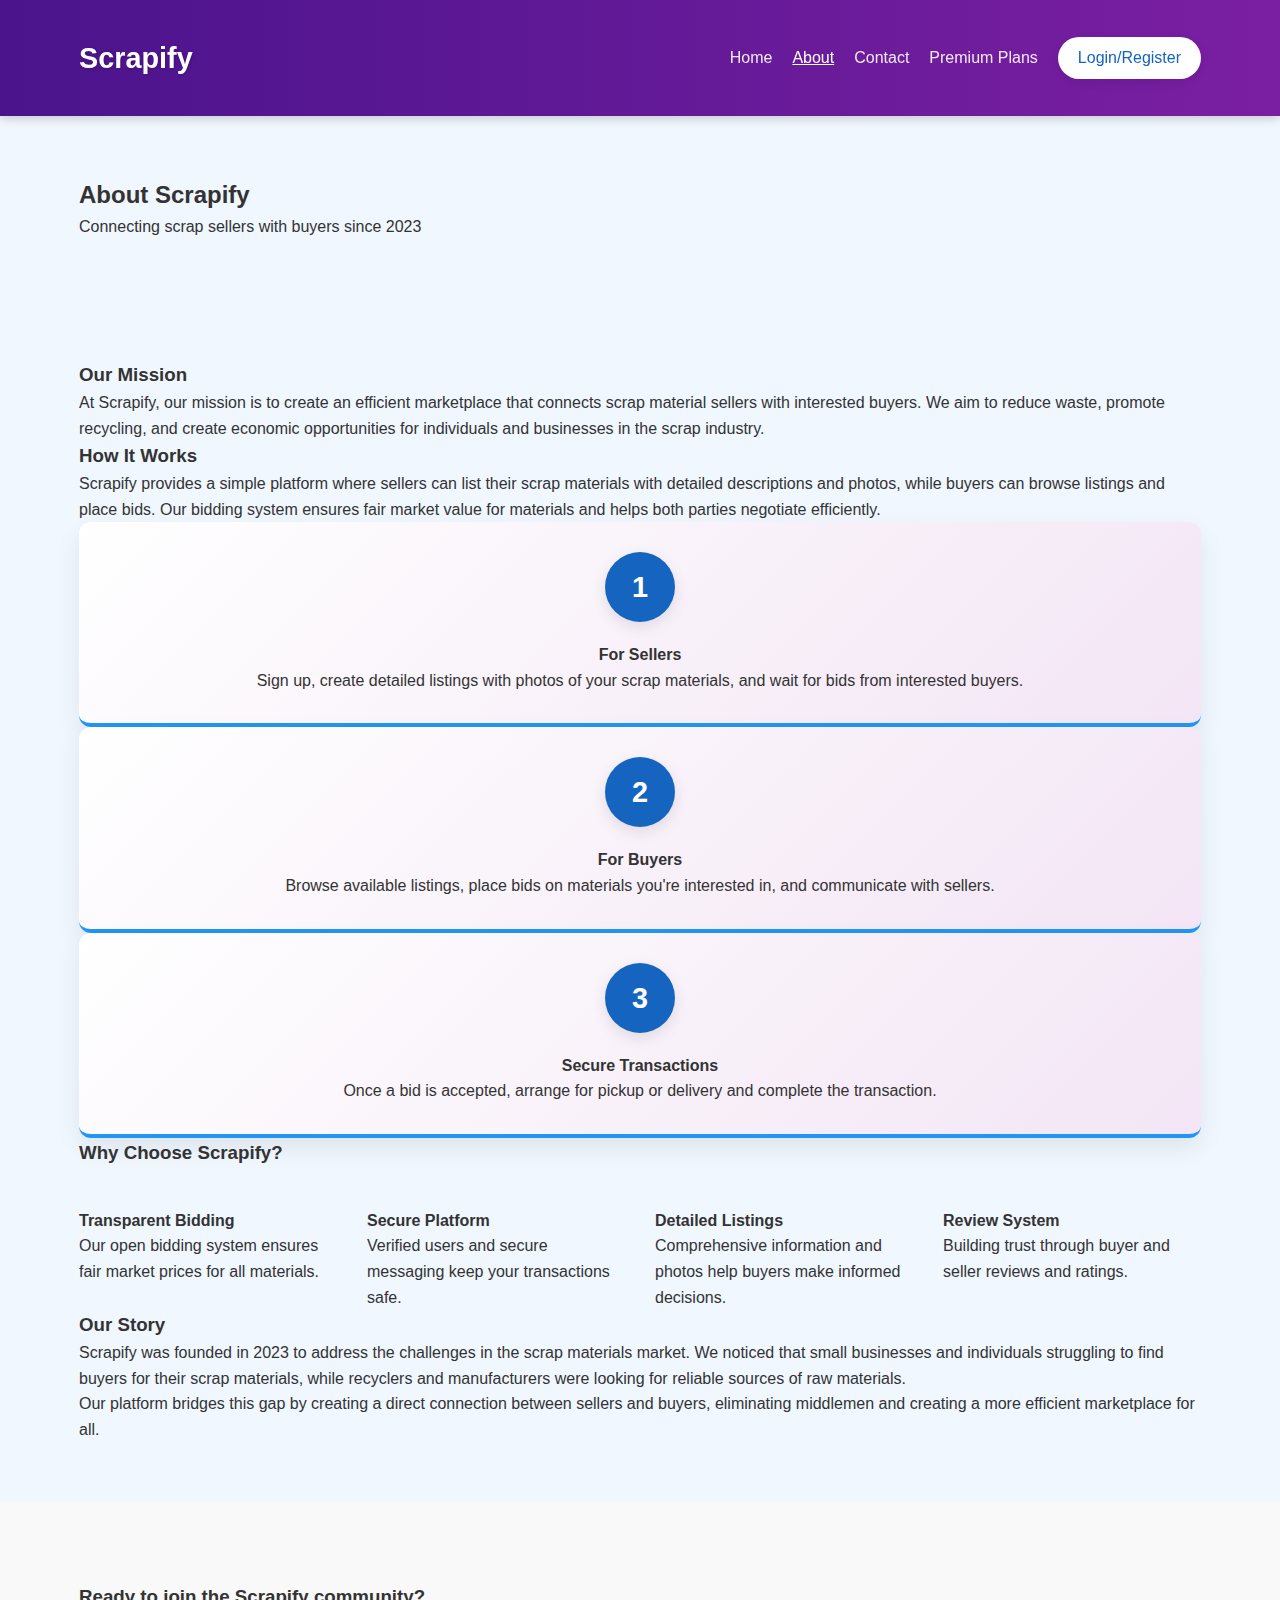
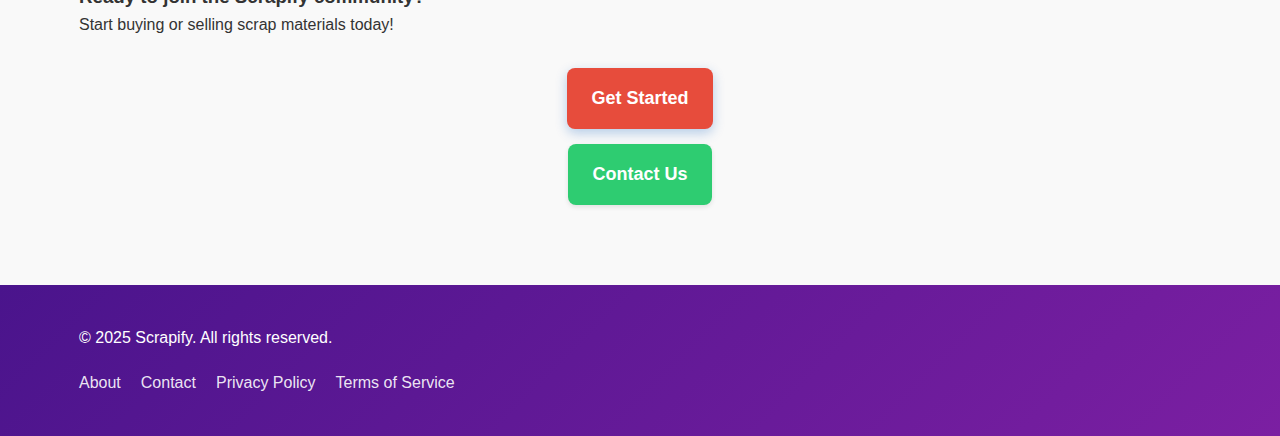
<file: about.html>
<!DOCTYPE html>
<html lang="en">
<head>
    <meta charset="UTF-8">
    <meta name="viewport" content="width=device-width, initial-scale=1.0">
    <title>About Us - Scrapify</title>
    <link rel="stylesheet" href="css/style.css">
</head>
<body>
    <header>
        <div class="container">
            <div class="logo">
                <h1><a href="index.html">Scrapify</a></h1>
            </div>
            <nav>
                <ul>
                    <li><a href="index.html">Home</a></li>
                    <li><a href="about.html" class="active">About</a></li>
                    <li><a href="contact.html">Contact</a></li>
                    <li><a href="plans.html">Premium Plans</a></li>
                    <li><a href="login.html" class="btn-login">Login/Register</a></li>
                </ul>
            </nav>
        </div>
    </header>

    <section class="about-hero">
        <div class="container">
            <h2>About Scrapify</h2>
            <p>Connecting scrap sellers with buyers since 2023</p>
        </div>
    </section>

    <section class="about-content">
        <div class="container">
            <div class="about-section">
                <h3>Our Mission</h3>
                <p>At Scrapify, our mission is to create an efficient marketplace that connects scrap material sellers with interested buyers. We aim to reduce waste, promote recycling, and create economic opportunities for individuals and businesses in the scrap industry.</p>
            </div>

            <div class="about-section">
                <h3>How It Works</h3>
                <p>Scrapify provides a simple platform where sellers can list their scrap materials with detailed descriptions and photos, while buyers can browse listings and place bids. Our bidding system ensures fair market value for materials and helps both parties negotiate efficiently.</p>
                
                <div class="how-it-works-steps">
                    <div class="step">
                        <div class="step-icon">1</div>
                        <h4>For Sellers</h4>
                        <p>Sign up, create detailed listings with photos of your scrap materials, and wait for bids from interested buyers.</p>
                    </div>
                    <div class="step">
                        <div class="step-icon">2</div>
                        <h4>For Buyers</h4>
                        <p>Browse available listings, place bids on materials you're interested in, and communicate with sellers.</p>
                    </div>
                    <div class="step">
                        <div class="step-icon">3</div>
                        <h4>Secure Transactions</h4>
                        <p>Once a bid is accepted, arrange for pickup or delivery and complete the transaction.</p>
                    </div>
                </div>
            </div>

            <div class="about-section">
                <h3>Why Choose Scrapify?</h3>
                <div class="features-grid">
                    <div class="feature">
                        <h4>Transparent Bidding</h4>
                        <p>Our open bidding system ensures fair market prices for all materials.</p>
                    </div>
                    <div class="feature">
                        <h4>Secure Platform</h4>
                        <p>Verified users and secure messaging keep your transactions safe.</p>
                    </div>
                    <div class="feature">
                        <h4>Detailed Listings</h4>
                        <p>Comprehensive information and photos help buyers make informed decisions.</p>
                    </div>
                    <div class="feature">
                        <h4>Review System</h4>
                        <p>Building trust through buyer and seller reviews and ratings.</p>
                    </div>
                </div>
            </div>

            <div class="about-section">
                <h3>Our Story</h3>
                <p>Scrapify was founded in 2023 to address the challenges in the scrap materials market. We noticed that small businesses and individuals struggling to find buyers for their scrap materials, while recyclers and manufacturers were looking for reliable sources of raw materials.</p>
                <p>Our platform bridges this gap by creating a direct connection between sellers and buyers, eliminating middlemen and creating a more efficient marketplace for all.</p>
            </div>
        </div>
    </section>

    <section class="cta-section">
        <div class="container">
            <h3>Ready to join the Scrapify community?</h3>
            <p>Start buying or selling scrap materials today!</p>
            <div class="cta-buttons">
                <a href="login.html" class="btn btn-primary">Get Started</a>
                <a href="contact.html" class="btn btn-secondary">Contact Us</a>
            </div>
        </div>
    </section>

    <footer>
        <div class="container">
            <p>&copy; 2025 Scrapify. All rights reserved.</p>
            <div class="footer-links">
                <a href="about.html">About</a>
                <a href="contact.html">Contact</a>
                <a href="#">Privacy Policy</a>
                <a href="#">Terms of Service</a>
            </div>
        </div>
    </footer>
</body>
</html>
</file>
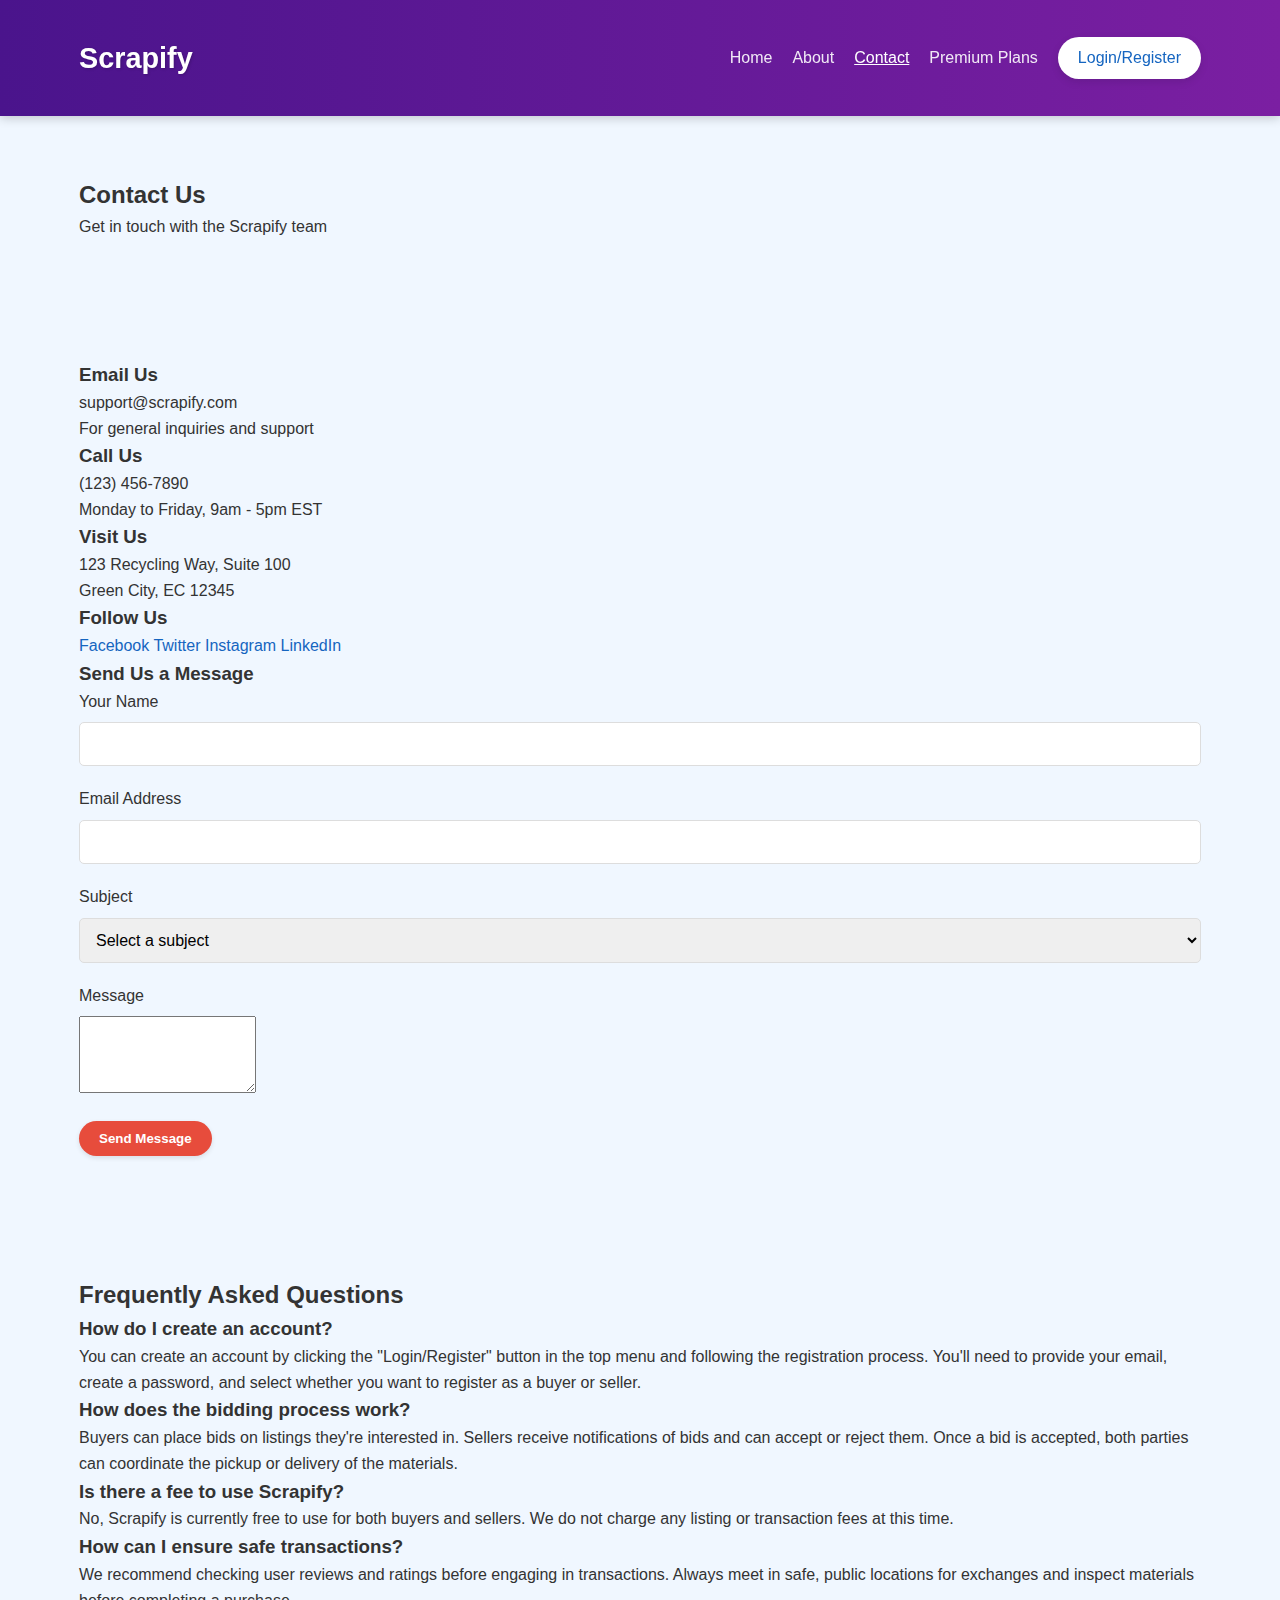
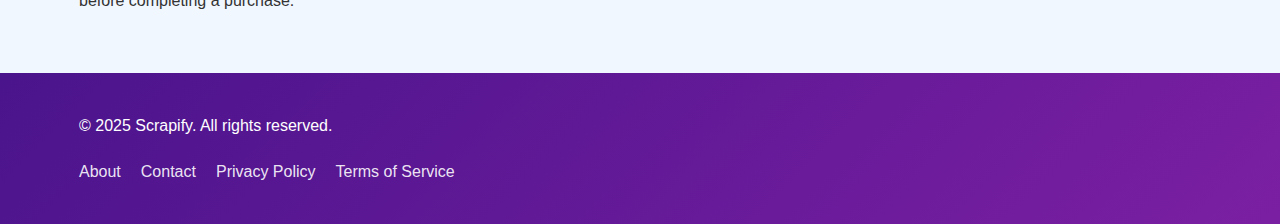
<file: contact.html>
<!DOCTYPE html>
<html lang="en">
<head>
    <meta charset="UTF-8">
    <meta name="viewport" content="width=device-width, initial-scale=1.0">
    <title>Contact Us - Scrapify</title>
    <link rel="stylesheet" href="css/style.css">
</head>
<body>
    <header>
        <div class="container">
            <div class="logo">
                <h1><a href="index.html">Scrapify</a></h1>
            </div>
            <nav>
                <ul>
                    <li><a href="index.html">Home</a></li>
                    <li><a href="about.html">About</a></li>
                    <li><a href="contact.html" class="active">Contact</a></li>
                    <li><a href="plans.html">Premium Plans</a></li>
                    <li><a href="login.html" class="btn-login">Login/Register</a></li>
                </ul>
            </nav>
        </div>
    </header>

    <section class="contact-hero">
        <div class="container">
            <h2>Contact Us</h2>
            <p>Get in touch with the Scrapify team</p>
        </div>
    </section>

    <section class="contact-content">
        <div class="container">
            <div class="contact-container">
                <div class="contact-info">
                    <div class="contact-methods">
                        <div class="contact-method">
                            <h3>Email Us</h3>
                            <p>support@scrapify.com</p>
                            <p>For general inquiries and support</p>
                        </div>
                        <div class="contact-method">
                            <h3>Call Us</h3>
                            <p>(123) 456-7890</p>
                            <p>Monday to Friday, 9am - 5pm EST</p>
                        </div>
                        <div class="contact-method">
                            <h3>Visit Us</h3>
                            <p>123 Recycling Way, Suite 100</p>
                            <p>Green City, EC 12345</p>
                        </div>
                    </div>
                    
                    <div class="contact-social">
                        <h3>Follow Us</h3>
                        <div class="social-links">
                            <a href="#" class="social-link">Facebook</a>
                            <a href="#" class="social-link">Twitter</a>
                            <a href="#" class="social-link">Instagram</a>
                            <a href="#" class="social-link">LinkedIn</a>
                        </div>
                    </div>
                </div>
                
                <div class="contact-form-container">
                    <h3>Send Us a Message</h3>
                    <form id="contact-form">
                        <div class="form-group">
                            <label for="contact-name">Your Name</label>
                            <input type="text" id="contact-name" required>
                        </div>
                        <div class="form-group">
                            <label for="contact-email">Email Address</label>
                            <input type="email" id="contact-email" required>
                        </div>
                        <div class="form-group">
                            <label for="contact-subject">Subject</label>
                            <select id="contact-subject" required>
                                <option value="">Select a subject</option>
                                <option value="general">General Inquiry</option>
                                <option value="support">Technical Support</option>
                                <option value="business">Business Partnership</option>
                                <option value="feedback">Feedback</option>
                                <option value="other">Other</option>
                            </select>
                        </div>
                        <div class="form-group">
                            <label for="contact-message">Message</label>
                            <textarea id="contact-message" rows="5" required></textarea>
                        </div>
                        <button type="submit" class="btn btn-primary">Send Message</button>
                    </form>
                </div>
            </div>
        </div>
    </section>

    <section class="faq-section">
        <div class="container">
            <h2>Frequently Asked Questions</h2>
            <div class="faq-list">
                <div class="faq-item">
                    <h3>How do I create an account?</h3>
                    <p>You can create an account by clicking the "Login/Register" button in the top menu and following the registration process. You'll need to provide your email, create a password, and select whether you want to register as a buyer or seller.</p>
                </div>
                <div class="faq-item">
                    <h3>How does the bidding process work?</h3>
                    <p>Buyers can place bids on listings they're interested in. Sellers receive notifications of bids and can accept or reject them. Once a bid is accepted, both parties can coordinate the pickup or delivery of the materials.</p>
                </div>
                <div class="faq-item">
                    <h3>Is there a fee to use Scrapify?</h3>
                    <p>No, Scrapify is currently free to use for both buyers and sellers. We do not charge any listing or transaction fees at this time.</p>
                </div>
                <div class="faq-item">
                    <h3>How can I ensure safe transactions?</h3>
                    <p>We recommend checking user reviews and ratings before engaging in transactions. Always meet in safe, public locations for exchanges and inspect materials before completing a purchase.</p>
                </div>
            </div>
        </div>
    </section>

    <footer>
        <div class="container">
            <p>&copy; 2025 Scrapify. All rights reserved.</p>
            <div class="footer-links">
                <a href="about.html">About</a>
                <a href="contact.html">Contact</a>
                <a href="#">Privacy Policy</a>
                <a href="#">Terms of Service</a>
            </div>
        </div>
    </footer>

    <script>
        document.addEventListener('DOMContentLoaded', () => {
            const contactForm = document.getElementById('contact-form');
            
            if (contactForm) {
                contactForm.addEventListener('submit', (e) => {
                    e.preventDefault();
                    
                    // In a real app, this would send the form data to a server
                    // For demo purposes, just show a success message
                    alert('Thank you for your message! We will get back to you soon.');
                    contactForm.reset();
                });
            }
        });
    </script>
</body>
</html>
</file>
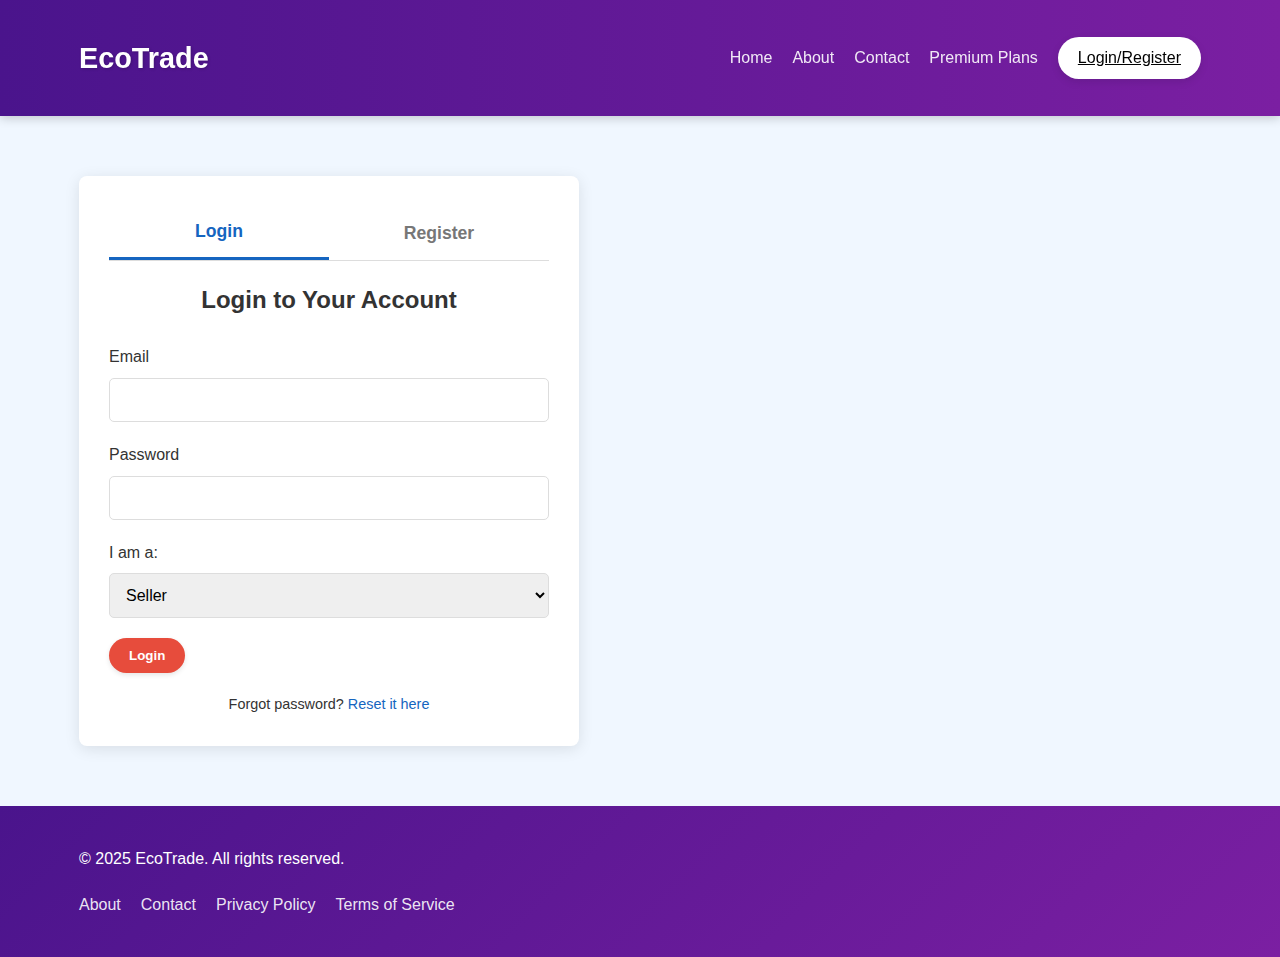
<file: login.html>
<!DOCTYPE html>
<html lang="en">
<head>
    <meta charset="UTF-8">
    <meta name="viewport" content="width=device-width, initial-scale=1.0">
    <title>Login/Register - EcoTrade</title>
    <link rel="stylesheet" href="css/style.css">
</head>
<body>
    <header>
        <div class="container">
            <div class="logo">
                <h1><a href="index.html">EcoTrade</a></h1>
            </div>
            <nav>
                <ul>
                    <li><a href="index.html">Home</a></li>
                    <li><a href="about.html">About</a></li>
                    <li><a href="contact.html">Contact</a></li>
                    <li><a href="plans.html">Premium Plans</a></li>
                    <li><a href="login.html" class="active btn-login">Login/Register</a></li>
                </ul>
            </nav>
        </div>
    </header>

    <section class="auth-section">
        <div class="container">
            <div class="auth-container">
                <div class="tabs">
                    <button class="tab-btn active" id="login-tab">Login</button>
                    <button class="tab-btn" id="register-tab">Register</button>
                </div>
                
                <div class="tab-content">
                    <!-- Login Form -->
                    <div class="login-form active" id="login-form">
                        <h2>Login to Your Account</h2>
                        <form id="login">
                            <div class="form-group">
                                <label for="login-email">Email</label>
                                <input type="email" id="login-email" required>
                            </div>
                            <div class="form-group">
                                <label for="login-password">Password</label>
                                <input type="password" id="login-password" required>
                            </div>
                            <div class="form-group">
                                <label for="login-role">I am a:</label>
                                <select id="login-role" required>
                                    <option value="seller">Seller</option>
                                    <option value="buyer">Buyer</option>
                                </select>
                            </div>
                            <button type="submit" class="btn btn-primary">Login</button>
                        </form>
                        <p class="auth-link">Forgot password? <a href="#">Reset it here</a></p>
                    </div>
                    
                    <!-- Register Form -->
                    <div class="register-form" id="register-form">
                        <h2>Create New Account</h2>
                        <form id="register">
                            <div class="form-group">
                                <label for="register-name">Full Name</label>
                                <input type="text" id="register-name" required>
                            </div>
                            <div class="form-group">
                                <label for="register-email">Email</label>
                                <input type="email" id="register-email" required>
                            </div>
                            <div class="form-group">
                                <label for="register-password">Password</label>
                                <input type="password" id="register-password" required>
                            </div>
                            <div class="form-group">
                                <label for="register-confirm">Confirm Password</label>
                                <input type="password" id="register-confirm" required>
                            </div>
                            <div class="form-group">
                                <label for="register-role">I want to register as:</label>
                                <select id="register-role" required>
                                    <option value="seller">Seller</option>
                                    <option value="buyer">Buyer</option>
                                </select>
                            </div>
                            <div class="form-group">
                                <label>
                                    <input type="checkbox" required>
                                    I agree to the <a href="#">Terms and Conditions</a>
                                </label>
                            </div>
                            <button type="submit" class="btn btn-primary">Register</button>
                        </form>
                    </div>
                </div>
            </div>
        </div>
    </section>

    <footer>
        <div class="container">
            <p>&copy; 2025 EcoTrade. All rights reserved.</p>
            <div class="footer-links">
                <a href="about.html">About</a>
                <a href="contact.html">Contact</a>
                <a href="#">Privacy Policy</a>
                <a href="#">Terms of Service</a>
            </div>
        </div>
    </footer>

    <script src="js/auth.js"></script>
</body>
</html>
</file>
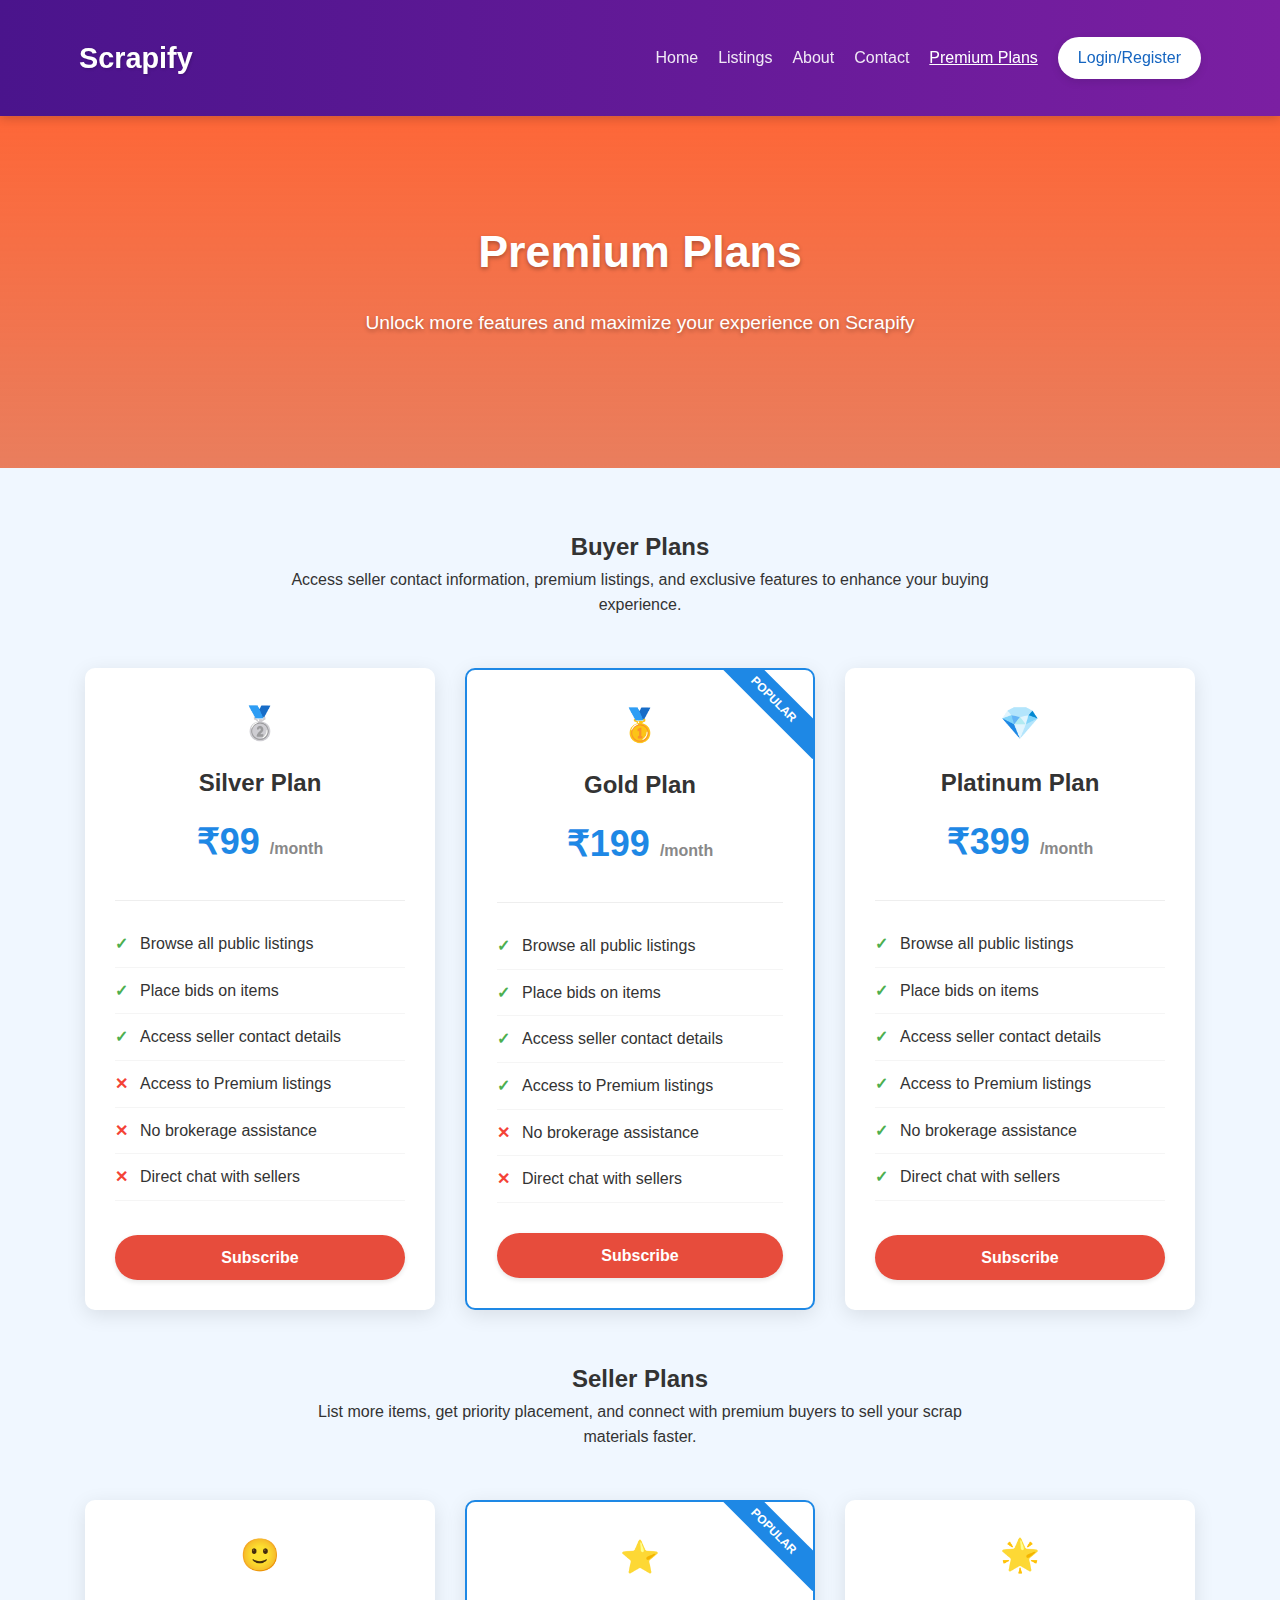
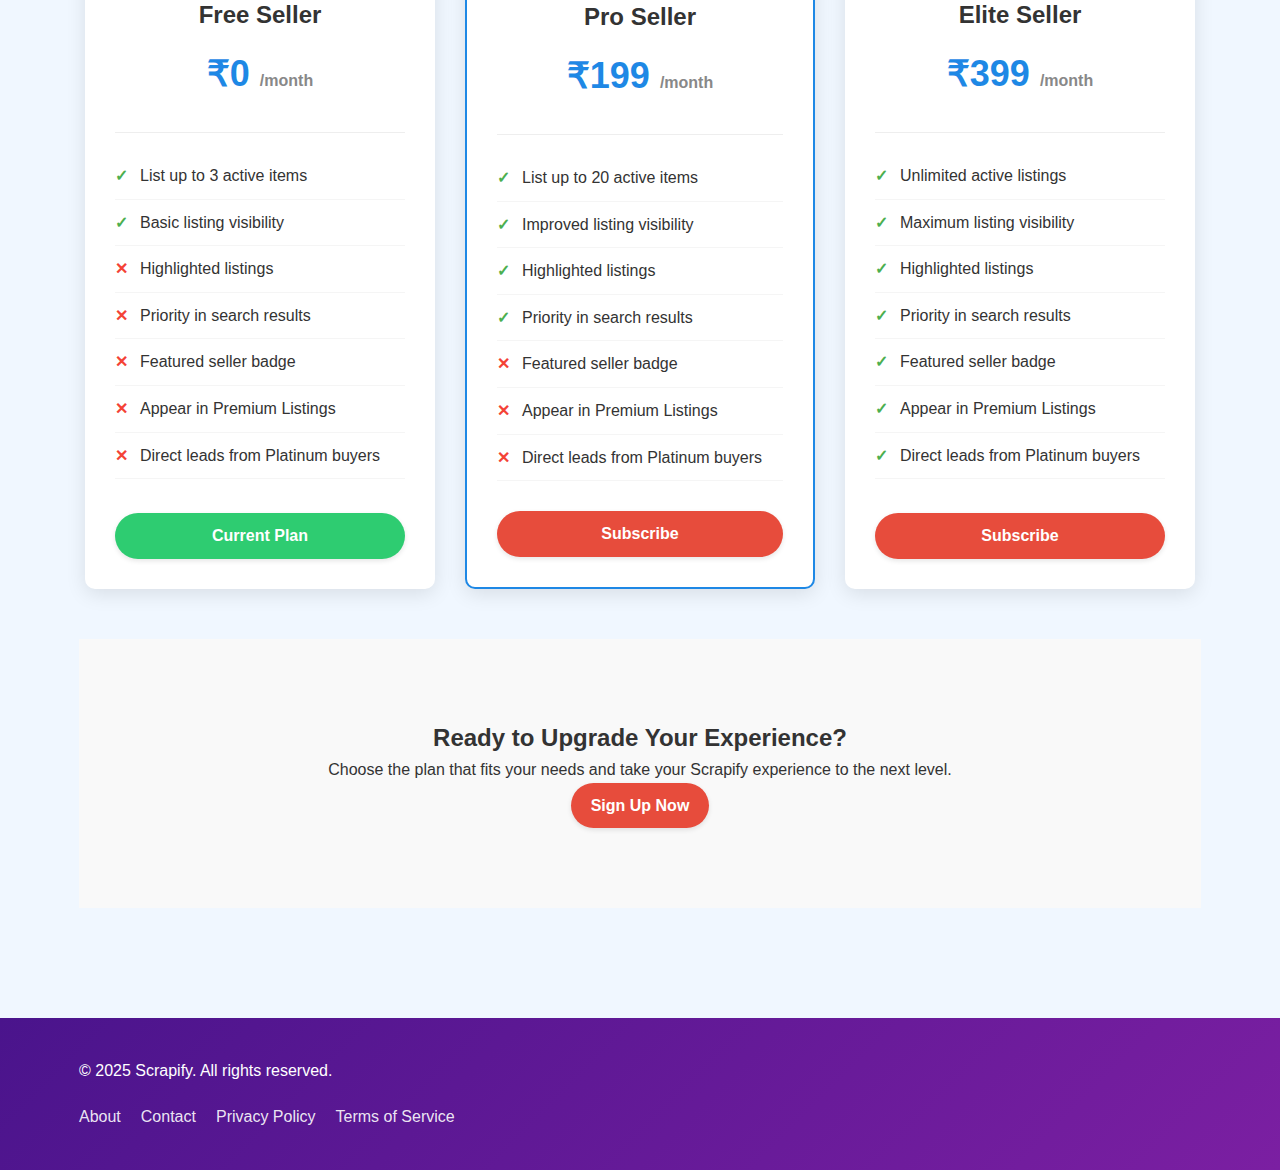
<file: plans.html>
<!DOCTYPE html>
<html lang="en">
<head>
    <meta charset="UTF-8">
    <meta name="viewport" content="width=device-width, initial-scale=1.0">
    <title>Premium Plans - Scrapify</title>
    <link rel="stylesheet" href="css/style.css">
    <style>
        .plans-container {
            display: flex;
            flex-wrap: wrap;
            gap: 30px;
            margin: 30px 0;
            justify-content: center;
        }
        
        .plan-category {
            width: 100%;
            margin-bottom: 50px;
        }
        
        .plan-card {
            background: #fff;
            border-radius: 10px;
            box-shadow: 0 5px 20px rgba(0,0,0,0.1);
            padding: 30px;
            transition: all 0.3s ease;
            flex: 1;
            min-width: 250px;
            max-width: 350px;
            position: relative;
            overflow: hidden;
            display: flex;
            flex-direction: column;
        }
        
        .plan-card:hover {
            transform: translateY(-5px);
            box-shadow: 0 10px 30px rgba(0,0,0,0.15);
        }
        
        .plan-card.featured {
            border: 2px solid #1e88e5;
        }
        
        .plan-card.featured::before {
            content: "POPULAR";
            position: absolute;
            top: 15px;
            right: -30px;
            background: #1e88e5;
            color: white;
            font-size: 12px;
            font-weight: bold;
            padding: 5px 40px;
            transform: rotate(45deg);
        }
        
        .plan-header {
            text-align: center;
            margin-bottom: 20px;
            padding-bottom: 20px;
            border-bottom: 1px solid #eee;
        }
        
        .plan-icon {
            font-size: 32px;
            margin-bottom: 15px;
        }
        
        .plan-title {
            font-size: 24px;
            margin-bottom: 10px;
            color: #333;
        }
        
        .plan-price {
            font-size: 36px;
            font-weight: bold;
            color: #1e88e5;
            margin-bottom: 10px;
        }
        
        .plan-price span {
            font-size: 16px;
            color: #888;
        }
        
        .plan-features {
            margin-bottom: 30px;
            flex-grow: 1;
        }
        
        .plan-features ul {
            list-style: none;
            padding: 0;
            margin: 0;
        }
        
        .plan-features li {
            padding: 10px 0;
            border-bottom: 1px solid #f5f5f5;
            position: relative;
            padding-left: 25px;
        }
        
        .plan-features li::before {
            content: "✓";
            color: #4caf50;
            position: absolute;
            left: 0;
            font-weight: bold;
        }
        
        .plan-features li.unavailable::before {
            content: "✕";
            color: #f44336;
        }
        
        .plan-button {
            text-align: center;
        }
        
        .plan-button .btn {
            display: inline-block;
            width: 100%;
        }
        
        .section-intro {
            text-align: center;
            margin-bottom: 50px;
        }
        
        .section-intro p {
            max-width: 700px;
            margin: 0 auto;
        }
    </style>
</head>
<body>
    <header>
        <div class="container">
            <div class="logo">
                <h1><a href="index.html">Scrapify</a></h1>
            </div>
            <nav>
                <ul>
                    <li><a href="index.html">Home</a></li>
                    <li><a href="#listings-section" class="scroll-to">Listings</a></li>
                    <li><a href="about.html">About</a></li>
                    <li><a href="contact.html">Contact</a></li>
                    <li><a href="plans.html" class="active">Premium Plans</a></li>
                    <li><a href="login.html" class="btn-login">Login/Register</a></li>
                </ul>
            </nav>
        </div>
    </header>

    <section class="hero">
        <div class="container">
            <h2>Premium Plans</h2>
            <p>Unlock more features and maximize your experience on Scrapify</p>
        </div>
    </section>

    <section class="plans-section">
        <div class="container">
            <div class="plan-category">
                <div class="section-intro">
                    <h2>Buyer Plans</h2>
                    <p>Access seller contact information, premium listings, and exclusive features to enhance your buying experience.</p>
                </div>
                
                <div class="plans-container">
                    <div class="plan-card">
                        <div class="plan-header">
                            <div class="plan-icon">🥈</div>
                            <h3 class="plan-title">Silver Plan</h3>
                            <div class="plan-price">₹99 <span>/month</span></div>
                        </div>
                        <div class="plan-features">
                            <ul>
                                <li>Browse all public listings</li>
                                <li>Place bids on items</li>
                                <li>Access seller contact details</li>
                                <li class="unavailable">Access to Premium listings</li>
                                <li class="unavailable">No brokerage assistance</li>
                                <li class="unavailable">Direct chat with sellers</li>
                            </ul>
                        </div>
                        <div class="plan-button">
                            <a href="#" class="btn btn-primary">Subscribe</a>
                        </div>
                    </div>
                    
                    <div class="plan-card featured">
                        <div class="plan-header">
                            <div class="plan-icon">🥇</div>
                            <h3 class="plan-title">Gold Plan</h3>
                            <div class="plan-price">₹199 <span>/month</span></div>
                        </div>
                        <div class="plan-features">
                            <ul>
                                <li>Browse all public listings</li>
                                <li>Place bids on items</li>
                                <li>Access seller contact details</li>
                                <li>Access to Premium listings</li>
                                <li class="unavailable">No brokerage assistance</li>
                                <li class="unavailable">Direct chat with sellers</li>
                            </ul>
                        </div>
                        <div class="plan-button">
                            <a href="#" class="btn btn-primary">Subscribe</a>
                        </div>
                    </div>
                    
                    <div class="plan-card">
                        <div class="plan-header">
                            <div class="plan-icon">💎</div>
                            <h3 class="plan-title">Platinum Plan</h3>
                            <div class="plan-price">₹399 <span>/month</span></div>
                        </div>
                        <div class="plan-features">
                            <ul>
                                <li>Browse all public listings</li>
                                <li>Place bids on items</li>
                                <li>Access seller contact details</li>
                                <li>Access to Premium listings</li>
                                <li>No brokerage assistance</li>
                                <li>Direct chat with sellers</li>
                            </ul>
                        </div>
                        <div class="plan-button">
                            <a href="#" class="btn btn-primary">Subscribe</a>
                        </div>
                    </div>
                </div>
            </div>
            
            <div class="plan-category">
                <div class="section-intro">
                    <h2>Seller Plans</h2>
                    <p>List more items, get priority placement, and connect with premium buyers to sell your scrap materials faster.</p>
                </div>
                
                <div class="plans-container">
                    <div class="plan-card">
                        <div class="plan-header">
                            <div class="plan-icon">🙂</div>
                            <h3 class="plan-title">Free Seller</h3>
                            <div class="plan-price">₹0 <span>/month</span></div>
                        </div>
                        <div class="plan-features">
                            <ul>
                                <li>List up to 3 active items</li>
                                <li>Basic listing visibility</li>
                                <li class="unavailable">Highlighted listings</li>
                                <li class="unavailable">Priority in search results</li>
                                <li class="unavailable">Featured seller badge</li>
                                <li class="unavailable">Appear in Premium Listings</li>
                                <li class="unavailable">Direct leads from Platinum buyers</li>
                            </ul>
                        </div>
                        <div class="plan-button">
                            <a href="#" class="btn btn-secondary">Current Plan</a>
                        </div>
                    </div>
                    
                    <div class="plan-card featured">
                        <div class="plan-header">
                            <div class="plan-icon">⭐</div>
                            <h3 class="plan-title">Pro Seller</h3>
                            <div class="plan-price">₹199 <span>/month</span></div>
                        </div>
                        <div class="plan-features">
                            <ul>
                                <li>List up to 20 active items</li>
                                <li>Improved listing visibility</li>
                                <li>Highlighted listings</li>
                                <li>Priority in search results</li>
                                <li class="unavailable">Featured seller badge</li>
                                <li class="unavailable">Appear in Premium Listings</li>
                                <li class="unavailable">Direct leads from Platinum buyers</li>
                            </ul>
                        </div>
                        <div class="plan-button">
                            <a href="#" class="btn btn-primary">Subscribe</a>
                        </div>
                    </div>
                    
                    <div class="plan-card">
                        <div class="plan-header">
                            <div class="plan-icon">🌟</div>
                            <h3 class="plan-title">Elite Seller</h3>
                            <div class="plan-price">₹399 <span>/month</span></div>
                        </div>
                        <div class="plan-features">
                            <ul>
                                <li>Unlimited active listings</li>
                                <li>Maximum listing visibility</li>
                                <li>Highlighted listings</li>
                                <li>Priority in search results</li>
                                <li>Featured seller badge</li>
                                <li>Appear in Premium Listings</li>
                                <li>Direct leads from Platinum buyers</li>
                            </ul>
                        </div>
                        <div class="plan-button">
                            <a href="#" class="btn btn-primary">Subscribe</a>
                        </div>
                    </div>
                </div>
            </div>
            
            <div class="cta-section" style="text-align: center; margin: 50px 0;">
                <h2>Ready to Upgrade Your Experience?</h2>
                <p>Choose the plan that fits your needs and take your Scrapify experience to the next level.</p>
                <a href="login.html" class="btn btn-primary">Sign Up Now</a>
            </div>
        </div>
    </section>

    <footer>
        <div class="container">
            <p>&copy; 2025 Scrapify. All rights reserved.</p>
            <div class="footer-links">
                <a href="about.html">About</a>
                <a href="contact.html">Contact</a>
                <a href="#">Privacy Policy</a>
                <a href="#">Terms of Service</a>
            </div>
        </div>
    </footer>
</body>
</html>
</file>
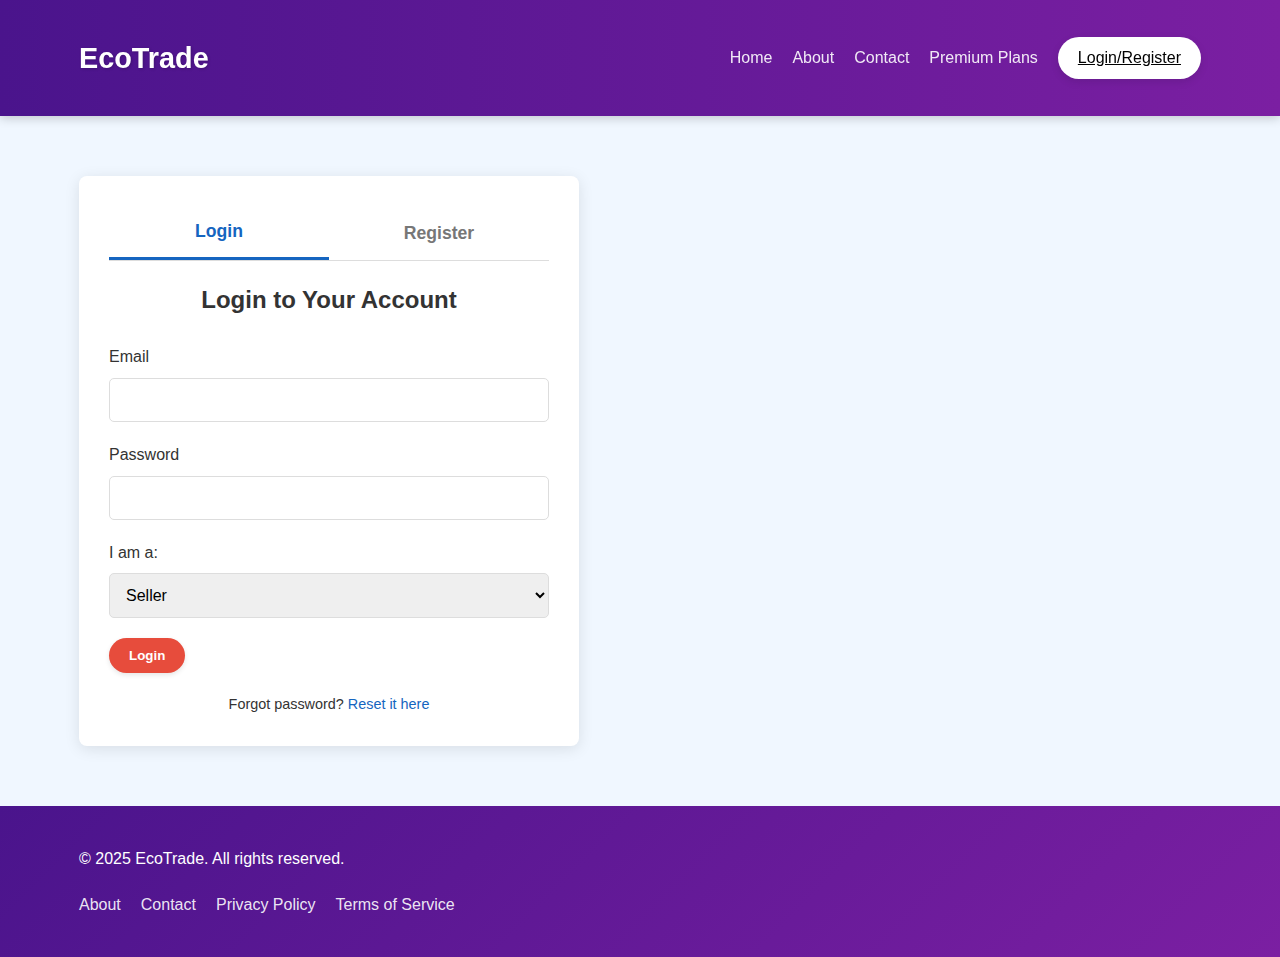
<file: dashboard/buyer-dashboard.html>
<!DOCTYPE html>
<html lang="en">
<head>
    <meta charset="UTF-8">
    <meta name="viewport" content="width=device-width, initial-scale=1.0">
    <title>Buyer Dashboard - EcoTrade</title>
    <link rel="stylesheet" href="../css/style.css">
</head>
<body>
    <header>
        <div class="container">
            <div class="logo">
                <h1><a href="../index.html">EcoTrade</a></h1>
            </div>
            <div class="menu-toggle">
                <span></span>
                <span></span>
                <span></span>
            </div>
            <nav>
                <ul>
                    <li><a href="../index.html">Home</a></li>
                    <li><a href="../about.html">About</a></li>
                    <li><a href="../contact.html">Contact</a></li>
                    <li><a href="../plans.html">Premium Plans</a></li>
                    <li><a href="#" id="logout-btn" class="btn-login">Logout</a></li>
                </ul>
            </nav>
            <div class="overlay"></div>
        </div>
    </header>

    <section>
        <div class="container">
            <div class="dashboard-container">
                <div class="sidebar">
                    <div class="sidebar-user">
                        <img src="../img/default-buyer.jpg" alt="Profile" id="sidebar-user-img">
                        <h3 id="sidebar-user-name">Loading...</h3>
                        <p>Buyer</p>
                    </div>
                    <div class="sidebar-menu">
                        <a href="#" class="active" data-tab="dashboard">Dashboard</a>
                        <a href="#" data-tab="bids">My Bids</a>
                        <a href="#" data-tab="saved">Saved Listings</a>
                        <a href="#" data-tab="profile">Profile</a>
                        <a href="../index.html" class="btn-action">Browse Listings</a>
                    </div>
                </div>
                
                <div class="main-content">
                    <!-- Dashboard Tab -->
                    <div class="dashboard-tab active" id="dashboard-tab">
                        <div class="dashboard-header">
                            <h2>Dashboard Overview</h2>
                            <div class="date-filter">
                                <select id="date-range">
                                    <option value="week">This Week</option>
                                    <option value="month" selected>This Month</option>
                                    <option value="year">This Year</option>
                                    <option value="all">All Time</option>
                                </select>
                            </div>
                        </div>
                        
                        <div class="stats-grid">
                            <div class="stat-card">
                                <h3 id="total-bids">0</h3>
                                <p>Total Bids</p>
                            </div>
                            <div class="stat-card">
                                <h3 id="pending-bids">0</h3>
                                <p>Pending Bids</p>
                            </div>
                            <div class="stat-card">
                                <h3 id="accepted-bids">0</h3>
                                <p>Accepted Bids</p>
                            </div>
                            <div class="stat-card">
                                <h3 id="rejected-bids">0</h3>
                                <p>Rejected Bids</p>
                            </div>
                        </div>
                        
                        <h3>Recent Activity</h3>
                        <div class="recent-activity" id="recent-activity">
                            <p class="loading">Loading activity...</p>
                        </div>
                    </div>
                    
                    <!-- My Bids Tab -->
                    <div class="dashboard-tab" id="bids-tab">
                        <div class="dashboard-header">
                            <h2>My Bids</h2>
                            <div class="filter">
                                <select id="bid-status-filter">
                                    <option value="all">All Bids</option>
                                    <option value="pending">Pending</option>
                                    <option value="accepted">Accepted</option>
                                    <option value="rejected">Rejected</option>
                                </select>
                            </div>
                        </div>
                        
                        <div class="bids-list" id="my-bids">
                            <p class="loading">Loading bids...</p>
                        </div>
                    </div>
                    
                    <!-- Saved Listings Tab -->
                    <div class="dashboard-tab" id="saved-tab">
                        <div class="dashboard-header">
                            <h2>Saved Listings</h2>
                        </div>
                        
                        <div class="listings-grid" id="saved-listings">
                            <p class="loading">Loading saved listings...</p>
                        </div>
                    </div>
                    
                    <!-- Profile Tab -->
                    <div class="dashboard-tab" id="profile-tab">
                        <div class="dashboard-header">
                            <h2>My Profile</h2>
                            <button class="btn btn-primary" id="save-profile">Save Changes</button>
                        </div>
                        
                        <form id="profile-form">
                            <div class="form-row">
                                <div class="form-group">
                                    <label for="profile-name">Full Name</label>
                                    <input type="text" id="profile-name" required>
                                </div>
                                <div class="form-group">
                                    <label for="profile-email">Email</label>
                                    <input type="email" id="profile-email" required>
                                </div>
                            </div>
                            
                            <div class="form-row">
                                <div class="form-group">
                                    <label for="profile-phone">Phone Number</label>
                                    <input type="tel" id="profile-phone">
                                </div>
                                <div class="form-group">
                                    <label for="profile-location">Location</label>
                                    <input type="text" id="profile-location">
                                </div>
                            </div>
                            
                            <div class="form-group">
                                <label for="profile-bio">Bio</label>
                                <textarea id="profile-bio" rows="4"></textarea>
                            </div>
                            
                            <div class="form-group">
                                <label>Profile Image</label>
                                <div class="profile-image-upload">
                                    <img src="../img/default-buyer.jpg" id="profile-image-preview" alt="Profile Image">
                                    <button type="button" class="btn btn-secondary" id="change-image-btn">Change Image</button>
                                    <input type="file" id="profile-image" style="display: none;" accept="image/*">
                                </div>
                            </div>
                        </form>
                    </div>
                </div>
            </div>
        </div>
    </section>

    <footer>
        <div class="container">
            <p>&copy; 2025 EcoTrade. All rights reserved.</p>
            <div class="footer-links">
                <a href="../about.html">About</a>
                <a href="../contact.html">Contact</a>
                <a href="#">Privacy Policy</a>
                <a href="#">Terms of Service</a>
            </div>
        </div>
    </footer>

    <script src="../js/dashboard.js"></script>
</body>
</html>
</file>
<file: css/style.css>
/* Global Styles */
* {
    margin: 0;
    padding: 0;
    box-sizing: border-box;
}

body {
    font-family: 'Segoe UI', Tahoma, Geneva, Verdana, sans-serif;
    line-height: 1.6;
    color: #333;
    background-color: #f0f7ff;
}

.container {
    width: 90%;
    max-width: 1200px;
    margin: 0 auto;
    padding: 0 15px;
}

a {
    text-decoration: none;
    color: #1565c0;
}

ul {
    list-style: none;
}

.btn {
    display: inline-block;
    padding: 10px 20px;
    border: 2px solid transparent;
    border-radius: 5px;
    cursor: pointer;
    font-weight: 600;
    transition: all 0.3s ease;
}

.btn-primary {
    background-color: #e74c3c !important; /* Red */
    color: white !important;
    border-radius: 50px;
    border: none !important;
    box-shadow: 0 2px 5px rgba(0,0,0,0.1);
    transition: all 0.3s;
}

.btn-primary:hover {
    background-color: #c0392b !important; /* Darker red */
    transform: scale(1.02);
    box-shadow: 0 3px 7px rgba(0,0,0,0.15);
}

.btn-secondary {
    background-color: #2ecc71 !important; /* Green */
    color: white !important;
    border-radius: 50px;
    border: none !important;
    box-shadow: 0 2px 5px rgba(0,0,0,0.1);
    transition: all 0.3s;
}

.btn-secondary:hover {
    background-color: #27ae60 !important; /* Darker green */
    transform: scale(1.02);
    box-shadow: 0 3px 7px rgba(0,0,0,0.15);
}

section {
    padding: 60px 0;
}

/* Header Styles */
header {
    background: linear-gradient(to right, #4a148c, #7b1fa2);
    color: white;
    padding: 15px 0;
    position: sticky;
    top: 0;
    z-index: 1000;
    box-shadow: 0 2px 10px rgba(0, 0, 0, 0.2);
}

header .container {
    display: flex;
    justify-content: space-between;
    align-items: center;
    padding: 20px 15px;
}

.logo h1 {
    font-size: 1.8rem;
    color: white;
    text-shadow: 1px 1px 3px rgba(0,0,0,0.2);
}

.logo h1 a {
    color: white;
}

/* Mobile menu toggle button */
.menu-toggle {
    display: none;
    flex-direction: column;
    justify-content: space-between;
    width: 30px;
    height: 21px;
    cursor: pointer;
}

.menu-toggle span {
    height: 3px;
    width: 100%;
    background-color: white;
    border-radius: 3px;
    transition: all 0.3s ease;
}

nav ul {
    display: flex;
    align-items: center;
    height: 100%;
}

nav ul li {
    margin-left: 20px;
    display: flex;
    align-items: center;
}

nav ul li a {
    color: rgba(255,255,255,0.9);
    font-weight: 500;
    transition: color 0.3s ease;
}

nav ul li a:hover,
nav ul li a.active {
    color: white;
    text-decoration: underline;
}

.btn-login {
    background-color: white;
    color: #1565c0;
    border-radius: 50px;
    padding: 8px 20px;
    box-shadow: 0 3px 8px rgba(0,0,0,0.1);
    transition: all 0.3s;
    display: inline-flex;
    align-items: center;
}

.btn-login:hover {
    transform: translateY(-2px);
    box-shadow: 0 5px 12px rgba(0,0,0,0.2);
}

/* Responsive Header */
@media (max-width: 768px) {
    .menu-toggle {
        display: flex;
        z-index: 1001;
    }
    
    .menu-toggle.active span:nth-child(1) {
        transform: translateY(9px) rotate(45deg);
    }
    
    .menu-toggle.active span:nth-child(2) {
        opacity: 0;
    }
    
    .menu-toggle.active span:nth-child(3) {
        transform: translateY(-9px) rotate(-45deg);
    }
    
    nav {
        position: fixed;
        top: 0;
        right: -100%;
        width: 80%;
        max-width: 300px;
        height: 100vh;
        background: var(--primary-color);
        transition: right 0.3s ease;
        z-index: 1000;
        box-shadow: -5px 0 15px rgba(0, 0, 0, 0.1);
    }
    
    nav.active {
        right: 0;
    }
    
    nav ul {
        flex-direction: column;
        padding: 80px 0 0 0;
        height: 100%;
    }
    
    nav ul li {
        margin: 0;
        width: 100%;
    }
    
    nav ul li a {
        display: block;
        padding: 15px 25px;
        width: 100%;
        border-bottom: 1px solid rgba(255, 255, 255, 0.1);
    }
    
    .overlay {
        display: none;
        position: fixed;
        top: 0;
        left: 0;
        width: 100%;
        height: 100%;
        background: rgba(0, 0, 0, 0.5);
        z-index: 999;
    }
    
    .overlay.active {
        display: block;
    }
}

/* Hero Section */
.hero {
    background: linear-gradient(rgba(255, 87, 34, 0.9), rgba(230, 74, 25, 0.7)), url('https://images.unsplash.com/photo-1627719172213-abdc931af761?q=80&w=1374');
    background-size: cover;
    background-position: center;
    color: white;
    text-align: center;
    padding: 100px 0;
    text-shadow: 0 2px 4px rgba(0, 0, 0, 0.3);
}

.hero h2 {
    font-size: 2.8rem;
    margin-bottom: 20px;
    animation: fadeInUp 0.6s ease-out forwards;
}

.hero p {
    font-size: 1.2rem;
    margin-bottom: 30px;
    max-width: 700px;
    margin-left: auto;
    margin-right: auto;
    animation: fadeInUp 0.6s ease-out forwards;
    animation-delay: 0.2s;
}

.cta-buttons {
    display: flex;
    justify-content: center; /* Center the buttons */
    align-items: center; /* Align items vertically */
    margin-top: 30px;
    animation: fadeInUp 0.6s ease-out forwards;
    animation-delay: 0.4s;
}

.cta-buttons .btn 0.9{
    margin: 0 10px;
    padding: 12px 30px;
    font-size: rem;
    position: relative;
    overflow: hidden;
}
.hero .cta-buttons .btn {
    margin: 0 10px; /* Space between buttons */
    padding: 15px 150px; /* Adjust padding for height */
    font-size: 1.1rem !important; /* Font size */
    max-width: auto; /* Set a maximum width */
    display: inline-block; /* Ensure they are inline */
    text-align: center; /* Center text */
}

/* Sequential button animation */
.cta-buttons .btn:nth-child(1) {
    animation: pulse 4s infinite;
    animation-delay: 0s;
}

.cta-buttons .btn:nth-child(2) {
    animation: pulse 4s infinite;
    animation-delay: 2s;
}

@keyframes pulse {
    0%, 50%, 100% {
        box-shadow: 0 0 0 0 rgba(255, 255, 255, 0);
        transform: scale(1);
    }
    25% {
        box-shadow: 0 0 0 10px rgba(255, 255, 255, 0.3);
        transform: scale(1.05);
    }
}

/* Listings Section */
.listings-section h2 {
    text-align: center;
    margin-bottom: 40px;
    font-size: 2.2rem;
}

.listings-grid {
    display: grid;
    grid-template-columns: repeat(auto-fill, minmax(300px, 1fr));
    gap: 25px;
}

.listing-card {
    background-color: white;
    border-radius: 12px;
    overflow: hidden;
    box-shadow: 0 8px 20px rgba(0, 0, 0, 0.1);
    transition: transform 0.3s ease, box-shadow 0.3s ease;
    border: none;
}

.listing-card:hover {
    transform: translateY(-10px);
    box-shadow: 0 12px 30px rgba(0, 0, 0, 0.15);
}

.listing-img {
    height: 200px;
    overflow: hidden;
}

.listing-img img {
    width: 100%;
    height: 100%;
    object-fit: cover;
}

.listing-info {
    padding: 20px;
}

.listing-title {
    font-size: 1.3rem;
    margin-bottom: 10px;
}

.listing-price {
    font-weight: 600;
    color: #1565c0;
    font-size: 1.2rem;
    margin-bottom: 10px;
}

.listing-details {
    display: flex;
    justify-content: space-between;
    color: #777;
    font-size: 0.9rem;
    margin-top: 15px;
}

.loading {
    text-align: center;
    color: #777;
    font-style: italic;
}

/* How It Works Section */
.how-it-works {
    background-color: #f3e5f5;
}

.how-it-works h2 {
    text-align: center;
    margin-bottom: 40px;
    font-size: 2.2rem;
}

.steps {
    display: flex;
    justify-content: space-between;
    flex-wrap: wrap;
    gap: 20px;
}

.step {
    flex: 1;
    min-width: 250px;
    background: linear-gradient(135deg, white, #f3e5f5);
    padding: 30px;
    border-radius: 12px;
    text-align: center;
    box-shadow: 0 10px 25px rgba(0, 0, 0, 0.08);
    border-bottom: 4px solid #2196f3;
    transition: all 0.3s ease;
}

.step:hover {
    transform: translateY(-5px);
    box-shadow: 0 15px 35px rgba(0, 0, 0, 0.1);
}

.step-icon {
    width: 70px;
    height: 70px;
    background: #1565c0;
    color: white;
    border-radius: 50%;
    display: flex;
    justify-content: center;
    align-items: center;
    margin: 0 auto 20px;
    font-size: 1.8rem;
    font-weight: bold;
    box-shadow: 0 5px 15px rgba(0, 0, 0, 0.1);
    border: none;
}

.step h3 {
    margin-bottom: 15px;
    color: #1565c0;
}

/* Auth Styles */
.auth-section {
    display: flex;
    align-items: center;
    justify-content: center;
}

.auth-container {
    background-color: white;
    padding: 30px;
    border-radius: 8px;
    box-shadow: 0 3px 15px rgba(0, 0, 0, 0.1);
    width: 100%;
    max-width: 500px;
}

.tabs {
    display: flex;
    margin-bottom: 20px;
    border-bottom: 1px solid #ddd;
}

.tab-btn {
    flex: 1;
    background: none;
    border: none;
    padding: 15px;
    font-size: 1.1rem;
    font-weight: 600;
    cursor: pointer;
    color: #777;
    transition: all 0.3s ease;
}

.tab-btn.active {
    color: #1565c0;
    border-bottom: 3px solid #1565c0;
}

.tab-content > div {
    display: none;
}

.tab-content > div.active {
    display: block;
}

.login-form h2,
.register-form h2 {
    margin-bottom: 25px;
    text-align: center;
    color: #333;
}

.form-group {
    margin-bottom: 20px;
}

.form-group label {
    display: block;
    margin-bottom: 8px;
    font-weight: 500;
}

.form-group input,
.form-group select {
    width: 100%;
    padding: 12px;
    border: 1px solid #ddd;
    border-radius: 5px;
    font-size: 1rem;
}

.form-group input:focus,
.form-group select:focus {
    outline: none;
    border-color: #1565c0;
}

.auth-link {
    text-align: center;
    margin-top: 20px;
    font-size: 0.9rem;
}

/* Footer */
footer {
    background: linear-gradient(135deg, #4a148c, #7b1fa2);
    color: white;
    padding: 40px 0;
}

footer p {
    margin-bottom: 20px;
}

.footer-links {
    display: flex;
    flex-wrap: wrap;
    gap: 20px;
}

.footer-links a {
    color: rgba(255,255,255,0.9);
    transition: color 0.3s ease;
}

.footer-links a:hover {
    color: white;
    text-decoration: underline;
}

/* Media Queries */
@media (max-width: 768px) {
    .steps {
        flex-direction: column;
    }
    
    .hero h2 {
        font-size: 2rem;
    }
    
    .hero p {
        font-size: 1rem;
    }
    
    .cta-buttons .btn {
        display: block;
        width: 100%;
        margin: 10px 0;
    }
    
    nav ul {
        flex-direction: column;
        position: fixed;
        top: 70px;
        left: -100%;
        width: 80%;
        height: 100vh;
        background-color: white;
        padding: 30px;
        transition: left 0.3s ease;
    }
    
    nav ul.active {
        left: 0;
    }
    
    nav ul li {
        margin: 15px 0;
    }
}

/* Dashboard Styles */
.dashboard-container {
    display: flex;
    gap: 30px;
    margin: 30px 0;
}

.sidebar {
    width: 250px;
    background-color: white;
    border-radius: 8px;
    box-shadow: 0 3px 10px rgba(0, 0, 0, 0.1);
    overflow: hidden;
    height: fit-content;
    position: sticky;
    top: 100px;
}

.sidebar-user {
    padding: 20px;
    text-align: center;
    border-bottom: 1px solid var(--border-color);
}

.sidebar-user img {
    width: 100px;
    height: 100px;
    border-radius: 50%;
    object-fit: cover;
    margin-bottom: 15px;
    border: 3px solid var(--primary-color);
}

.sidebar-user h3 {
    margin-bottom: 5px;
    color: var(--text-color);
}

.sidebar-user p {
    color: var(--light-text);
}

.sidebar-menu {
    padding: 20px 0;
}

.sidebar-menu a {
    display: block;
    padding: 12px 20px;
    color: var(--text-color);
    transition: all 0.3s;
    border-left: 4px solid transparent;
}

.sidebar-menu a:hover,
.sidebar-menu a.active {
    background-color: rgba(var(--primary-color-rgb), 0.1);
    color: var(--primary-color);
    border-left-color: var(--primary-color);
}

.sidebar-menu .btn-action {
    margin: 15px 20px;
    text-align: center;
    background-color: var(--primary-color);
    color: white;
    border-radius: 50px;
    padding: 10px;
    border-left: none;
}

.sidebar-menu .btn-action:hover {
    background-color: var(--primary-hover);
    transform: translateY(-2px);
    border-left: none;
}

.main-content {
    flex: 1;
    background-color: white;
    border-radius: 8px;
    box-shadow: 0 3px 10px rgba(0, 0, 0, 0.1);
    overflow: hidden;
}

.dashboard-tab {
    display: none;
    padding: 30px;
}

.dashboard-tab.active {
    display: block;
}

.dashboard-header {
    display: flex;
    justify-content: space-between;
    align-items: center;
    margin-bottom: 30px;
}

.stats-grid {
    display: grid;
    grid-template-columns: repeat(4, 1fr);
    gap: 20px;
    margin-bottom: 30px;
}

.stat-card {
    background-color: var(--background-color);
    padding: 20px;
    border-radius: 8px;
    text-align: center;
    transition: transform 0.3s;
    border-bottom: 3px solid var(--primary-color);
}

.stat-card:hover {
    transform: translateY(-5px);
}

.stat-card h3 {
    font-size: 2rem;
    color: var(--primary-color);
    margin-bottom: 10px;
}

.recent-activity {
    background-color: var(--background-color);
    border-radius: 8px;
    padding: 20px;
    margin-top: 15px;
}

.activity-item {
    display: flex;
    align-items: center;
    padding: 15px 0;
    border-bottom: 1px solid var(--border-color);
}

.activity-item:last-child {
    border-bottom: none;
}

.activity-icon {
    width: 40px;
    height: 40px;
    background-color: rgba(var(--primary-color-rgb), 0.1);
    color: var(--primary-color);
    border-radius: 50%;
    display: flex;
    justify-content: center;
    align-items: center;
    margin-right: 15px;
}

.activity-content h4 {
    margin-bottom: 5px;
}

.activity-time {
    color: var(--light-text);
    font-size: 0.8rem;
}

.loading {
    text-align: center;
    color: var(--light-text);
    padding: 20px;
}

.form-row {
    display: flex;
    gap: 20px;
    margin-bottom: 20px;
}

.form-group {
    flex: 1;
}

.profile-image-upload {
    display: flex;
    align-items: center;
    gap: 20px;
}

.profile-image-upload img {
    width: 100px;
    height: 100px;
    border-radius: 50%;
    object-fit: cover;
}

/* Responsive Design for Dashboard */
@media (max-width: 1200px) {
    .stats-grid {
        grid-template-columns: repeat(2, 1fr);
    }
}

@media (max-width: 992px) {
    .dashboard-container {
        flex-direction: column;
    }
    
    .sidebar {
        width: 100%;
        position: static;
    }
    
    .sidebar-menu {
        display: flex;
        flex-wrap: wrap;
        gap: 10px;
        padding: 15px;
        justify-content: center;
    }
    
    .sidebar-menu a {
        flex: 1 1 auto;
        text-align: center;
        padding: 10px 15px;
        min-width: 120px;
        border-left: none;
        border-bottom: 3px solid transparent;
    }
    
    .sidebar-menu a:hover,
    .sidebar-menu a.active {
        border-left: none;
        border-bottom: 3px solid var(--primary-color);
    }
    
    .sidebar-menu .btn-action {
        margin: 0;
        flex: 1 1 100%;
    }
    
    .main-content {
        margin-top: 20px;
    }
    
    .form-row {
        flex-direction: column;
        gap: 15px;
    }
    
    .dashboard-header {
        flex-direction: column;
        align-items: flex-start;
        gap: 15px;
    }
}

@media (max-width: 768px) {
    .dashboard-tab {
        padding: 20px 15px;
    }
    
    .stats-grid {
        grid-template-columns: 1fr;
    }
    
    .profile-image-upload {
        flex-direction: column;
        align-items: flex-start;
    }
    
    .bid-card {
        flex-direction: column;
    }
    
    .bid-actions {
        margin-top: 15px;
        display: flex;
        gap: 10px;
    }
}

/* Bid Styles */
.bid-card {
    background-color: #f8f9fa;
    padding: 20px;
    border-radius: 8px;
    margin-bottom: 15px;
    display: flex;
    justify-content: space-between;
    align-items: center;
}

.bid-info {
    flex: 1;
}

.bid-info h3 {
    margin-bottom: 5px;
}

.bid-amount {
    font-weight: 600;
    color: #1565c0;
}

.bid-date {
    color: #777;
    font-size: 0.9rem;
}

.bid-actions button {
    margin-left: 10px;
}

.bid-status {
    display: inline-block;
    padding: 5px 10px;
    border-radius: 50px;
    font-size: 0.8rem;
    margin-left: 10px;
}

.status-pending {
    background-color: #ffeeba;
    color: #856404;
}

.status-accepted {
    background-color: #d4edda;
    color: #155724;
}

.status-rejected {
    background-color: #f8d7da;
    color: #721c24;
}

/* Form Styles for Add Listing */
.form-section {
    max-width: 800px;
    margin: 0 auto;
}

.form-section h2 {
    text-align: center;
    margin-bottom: 30px;
}

.form-section form {
    background-color: white;
    padding: 30px;
    border-radius: 8px;
    box-shadow: 0 3px 15px rgba(0, 0, 0, 0.1);
}

.form-row {
    display: flex;
    gap: 20px;
    margin-bottom: 20px;
}

.form-row .form-group {
    flex: 1;
}

.input-group {
    position: relative;
}

.input-group input {
    padding-left: 35px;
}

.input-group i {
    position: absolute;
    left: 10px;
    top: 12px;
    color: #777;
}

.image-upload {
    border: 2px dashed #ddd;
    padding: 30px;
    text-align: center;
    border-radius: 5px;
    margin-bottom: 20px;
    cursor: pointer;
    transition: all 0.3s ease;
    background-color: #f8f9fa;
}

.image-upload:hover {
    border-color: #1565c0;
    background-color: #f0f7ff;
}

.image-upload .upload-icon {
    font-size: 48px;
    margin-bottom: 15px;
    color: #1565c0;
}

.image-upload .help-text {
    color: #777;
    font-size: 0.9rem;
    margin-top: 5px;
}

.image-upload.highlight {
    border-color: #1565c0;
    background-color: rgba(21, 101, 192, 0.1);
}

.image-preview {
    display: grid;
    grid-template-columns: repeat(auto-fill, minmax(100px, 1fr));
    gap: 10px;
    margin-top: 20px;
}

.preview-item {
    position: relative;
    height: 100px;
    border-radius: 5px;
    overflow: hidden;
    box-shadow: 0 2px 5px rgba(0,0,0,0.2);
}

.preview-item img {
    width: 100%;
    height: 100%;
    object-fit: cover;
}

.preview-remove {
    position: absolute;
    top: 5px;
    right: 5px;
    background-color: rgba(255, 255, 255, 0.8);
    width: 20px;
    height: 20px;
    border-radius: 50%;
    display: flex;
    align-items: center;
    justify-content: center;
    font-size: 16px;
    font-weight: bold;
    cursor: pointer;
    color: #e74c3c;
    transition: all 0.2s;
}

.preview-remove:hover {
    background-color: #e74c3c;
    color: white;
}

/* Listing Details Page */
.listing-details-container {
    display: flex;
    gap: 30px;
    margin-top: 20px;
}

.listing-gallery {
    flex: 6;
}

.main-image {
    width: 100%;
    height: 400px;
    border-radius: 8px;
    overflow: hidden;
    margin-bottom: 15px;
}

.main-image img {
    width: 100%;
    height: 100%;
    object-fit: cover;
}

.gallery-thumbnails {
    display: flex;
    gap: 10px;
}

.thumbnail {
    width: 80px;
    height: 80px;
    border-radius: 5px;
    overflow: hidden;
    cursor: pointer;
    opacity: 0.7;
    transition: opacity 0.3s ease;
}

.thumbnail.active,
.thumbnail:hover {
    opacity: 1;
}

.thumbnail img {
    width: 100%;
    height: 100%;
    object-fit: cover;
}

.listing-info-box {
    flex: 4;
    background-color: white;
    padding: 20px;
    border-radius: 8px;
    box-shadow: 0 3px 10px rgba(0, 0, 0, 0.1);
}

.listing-header {
    margin-bottom: 20px;
}

.listing-header h2 {
    font-size: 1.8rem;
    margin-bottom: 5px;
}

.listing-header .price {
    font-size: 1.5rem;
    color: #1565c0;
    font-weight: 600;
}

.listing-meta {
    display: flex;
    gap: 15px;
    margin-bottom: 15px;
    color: #777;
    font-size: 0.9rem;
}

.listing-description {
    margin-bottom: 20px;
    line-height: 1.7;
}

.seller-info {
    display: flex;
    align-items: center;
    margin-bottom: 20px;
    padding-bottom: 20px;
    border-bottom: 1px solid #eee;
}

.seller-avatar {
    width: 50px;
    height: 50px;
    border-radius: 50%;
    overflow: hidden;
    margin-right: 15px;
}

.seller-avatar img {
    width: 100%;
    height: 100%;
    object-fit: cover;
}

.seller-name {
    font-weight: 600;
}

.seller-rating {
    color: #f5a623;
}

.bid-form {
    margin-top: 20px;
}

.bid-form h3 {
    margin-bottom: 15px;
}

.bid-form .input-group {
    margin-bottom: 15px;
}

.current-bids {
    margin-top: 40px;
}

.current-bids h3 {
    margin-bottom: 15px;
}

.no-bids {
    color: #777;
    font-style: italic;
}

/* Profile Page Styles */
.profile-header {
    background-color: #2a7de1;
    color: white;
    padding: 40px 0;
    text-align: center;
}

.profile-avatar {
    width: 150px;
    height: 150px;
    border-radius: 50%;
    margin: 0 auto 20px;
    overflow: hidden;
    border: 5px solid white;
}

.profile-avatar img {
    width: 100%;
    height: 100%;
    object-fit: cover;
}

.profile-name {
    font-size: 2rem;
    margin-bottom: 5px;
}

.profile-role {
    font-size: 1.1rem;
    opacity: 0.8;
}

.profile-stats {
    display: flex;
    justify-content: center;
    margin-top: 20px;
}

.stat {
    margin: 0 20px;
    text-align: center;
}

.stat-value {
    font-size: 1.5rem;
    font-weight: 600;
}

.stat-label {
    font-size: 0.9rem;
    opacity: 0.8;
}

.profile-tabs {
    display: flex;
    background-color: white;
    border-radius: 8px 8px 0 0;
    overflow: hidden;
    margin-top: -20px;
    position: relative;
    box-shadow: 0 -3px 10px rgba(0, 0, 0, 0.1);
}

.profile-tab {
    flex: 1;
    padding: 15px;
    text-align: center;
    background: none;
    border: none;
    font-size: 1rem;
    font-weight: 600;
    cursor: pointer;
    color: #777;
    transition: all 0.3s ease;
}

.profile-tab.active {
    color: #1565c0;
    border-bottom: 3px solid #1565c0;
}

.profile-content {
    background-color: white;
    padding: 30px;
    border-radius: 0 0 8px 8px;
    box-shadow: 0 3px 10px rgba(0, 0, 0, 0.1);
    margin-bottom: 40px;
}

.profile-section {
    display: none;
}

.profile-section.active {
    display: block;
}

.profile-section h3 {
    margin-bottom: 20px;
    padding-bottom: 10px;
    border-bottom: 1px solid #eee;
}

.review-card {
    background-color: #f8f9fa;
    padding: 20px;
    border-radius: 8px;
    margin-bottom: 15px;
}

.review-header {
    display: flex;
    justify-content: space-between;
    margin-bottom: 10px;
}

.reviewer-info {
    display: flex;
    align-items: center;
}

.reviewer-avatar {
    width: 40px;
    height: 40px;
    border-radius: 50%;
    overflow: hidden;
    margin-right: 10px;
}

.reviewer-avatar img {
    width: 100%;
    height: 100%;
    object-fit: cover;
}

.reviewer-name {
    font-weight: 600;
}

.review-date {
    color: #777;
    font-size: 0.9rem;
}

.review-rating {
    color: #f5a623;
}

.review-comment {
    line-height: 1.7;
}

/* Notification Styles */
.notification {
    position: fixed;
    top: 20px;
    right: 20px;
    padding: 15px 20px;
    border-radius: 5px;
    background-color: white;
    box-shadow: 0 3px 10px rgba(0, 0, 0, 0.2);
    z-index: 1000;
    transform: translateX(120%);
    transition: transform 0.3s ease;
}

.notification.show {
    transform: translateX(0);
}

.notification-success {
    border-left: 4px solid #28a745;
}

.notification-error {
    border-left: 4px solid #dc3545;
}

.notification-info {
    border-left: 4px solid #17a2b8;
}

.notification-content {
    display: flex;
    align-items: center;
}

.notification-icon {
    margin-right: 15px;
    font-size: 1.2rem;
}

.notification-success .notification-icon {
    color: #28a745;
}

.notification-error .notification-icon {
    color: #dc3545;
}

.notification-info .notification-icon {
    color: #17a2b8;
}

.notification-message {
    flex: 1;
}

:root {
    --primary-color: #3498db;
    --primary-hover: #2980b9;
    --secondary-color: #e74c3c; /* Red */
    --secondary-hover: #c0392b; /* Darker red */
    --accent-color: #2ecc71; /* Green */
    --accent-hover: #27ae60; /* Darker green */
    --light-color: #f8f9fa;
    --dark-color: #343a40;
    --heading-color: #2c3e50;
    --text-color: #444;
    --grey-light: #f8f9fa;
    --grey-medium: #e9ecef;
    --grey-dark: #6c757d;
    --success-color: #2ecc71;
    --info-color: #3498db;
    --warning-color: #f39c12;
    --danger-color: #e74c3c;
    --background-color: #f5f5f5;
    --border-color: #dddddd;
    --card-bg: #ffffff;
    --box-shadow: 0 2px 8px rgba(0, 0, 0, 0.1);
}

/* User Menu Dropdown */
.user-menu {
    position: relative;
    display: inline-flex;
    align-items: center;
    gap: 5px;
}

.user-menu span {
    font-size: 10px;
    margin-left: 5px;
}

.dropdown-menu {
    position: absolute;
    top: 100%;
    right: 0;
    width: 200px;
    background-color: white;
    border-radius: 8px;
    box-shadow: 0 8px 24px rgba(0, 0, 0, 0.15);
    z-index: 1000;
    opacity: 0;
    visibility: hidden;
    transform: translateY(10px);
    transition: all 0.3s ease;
    overflow: hidden;
}

.dropdown-menu.show {
    opacity: 1;
    visibility: visible;
    transform: translateY(0);
}

.dropdown-menu a {
    display: block;
    padding: 14px 20px;
    color: var(--text-color);
    text-decoration: none;
    transition: all 0.2s;
    border-left: 3px solid transparent;
}

.dropdown-menu a:hover {
    background-color: #f5f5f5;
    color: var(--primary-color);
    border-left: 3px solid var(--primary-color);
    padding-left: 25px;
}

/* Updated Card Styling */
.card {
    background-color: var(--card-bg);
    border-radius: 8px;
    box-shadow: var(--box-shadow);
    padding: 20px;
    transition: transform 0.3s ease, box-shadow 0.3s ease;
}

.card:hover {
    transform: translateY(-5px);
    box-shadow: 0 8px 16px rgba(0, 0, 0, 0.1);
}

/* Updated Button Styling */
.btn-primary {
    background-color: #e74c3c !important; /* Red */
    color: white !important;
    border-radius: 50px;
    border: none !important;
    box-shadow: 0 2px 5px rgba(0,0,0,0.1);
    transition: all 0.3s;
}

.btn-primary:hover {
    background-color: #c0392b !important; /* Darker red */
    transform: scale(1.02);
    box-shadow: 0 3px 7px rgba(0,0,0,0.15);
}

.btn-secondary {
    background-color: #2ecc71 !important; /* Green */
    color: white !important;
    border-radius: 50px;
    border: none !important;
    box-shadow: 0 2px 5px rgba(0,0,0,0.1);
    transition: all 0.3s;
}

.btn-secondary:hover {
    background-color: #27ae60 !important; /* Darker green */
    transform: scale(1.02);
    box-shadow: 0 3px 7px rgba(0,0,0,0.15);
}

/* Updated Hero Section */
.hero-section {
    background: linear-gradient(135deg, #ff7043, #e64a19);
    color: white;
    padding: 80px 0;
    text-align: center;
    position: relative;
    overflow: hidden;
    text-shadow: 0 2px 4px rgba(0, 0, 0, 0.3);
}

.hero-section h1 {
    font-size: 2.5rem;
    margin-bottom: 20px;
    text-shadow: 0 2px 4px rgba(0, 0, 0, 0.2);
}

.hero-section p {
    font-size: 1.2rem;
    max-width: 800px;
    margin: 0 auto 30px;
    line-height: 1.6;
}

/* Listing items with updated styling */
.listing-item {
    border-radius: 8px;
    overflow: hidden;
    transition: transform 0.3s ease, box-shadow 0.3s ease;
}

.listing-item:hover {
    transform: translateY(-5px);
    box-shadow: 0 8px 16px rgba(0, 0, 0, 0.1);
}

.listing-item .listing-image {
    height: 200px;
    background-size: cover;
    background-position: center;
    position: relative;
}

.listing-item .price-tag {
    position: absolute;
    top: 10px;
    right: 10px;
    background-color: #1565c0;
    color: white;
    padding: 5px 10px;
    border-radius: 4px;
    font-weight: bold;
}

/* Placeholder images */
.placeholder-image {
    background-color: #bbdefb;
    display: flex;
    align-items: center;
    justify-content: center;
    color: #1565c0;
    font-size: 14px;
    height: 100%;
    width: 100%;
}

/* Animation effects */
@keyframes fadeIn {
    from { opacity: 0; }
    to { opacity: 1; }
}

.animate-fade-in {
    animation: fadeIn 0.5s ease-in-out;
}

/* Add some flair to tabs */
.tabs .tab {
    position: relative;
    overflow: hidden;
    transition: all 0.3s ease;
}

.tabs .tab.active::after {
    content: '';
    position: absolute;
    bottom: 0;
    left: 0;
    width: 100%;
    height: 3px;
    background-color: #1565c0;
}

/* Improved form styling */
.form-group input:focus,
.form-group textarea:focus,
.form-group select:focus {
    border-color: #1565c0;
    box-shadow: 0 0 0 2px rgba(33, 150, 243, 0.2);
}

/* Loading indicator */
.loading {
    display: inline-block;
    width: 20px;
    height: 20px;
    border: 2px solid rgba(255,255,255,0.3);
    border-radius: 50%;
    border-top-color: #fff;
    animation: spin 1s ease-in-out infinite;
}

@keyframes spin {
    to { transform: rotate(360deg); }
}

/* Improved notification styling */
.notification {
    position: fixed;
    top: 20px;
    right: 20px;
    padding: 15px 20px;
    border-radius: 4px;
    background-color: white;
    box-shadow: 0 4px 12px rgba(0, 0, 0, 0.15);
    z-index: 1000;
    display: flex;
    align-items: center;
    transform: translateX(120%);
    transition: transform 0.3s ease;
}

.notification.show {
    transform: translateX(0);
}

.notification-success {
    border-left: 4px solid var(--success-color);
}

.notification-error {
    border-left: 4px solid var(--danger-color);
}

.notification-warning {
    border-left: 4px solid var(--warning-color);
}

.notification-content {
    display: flex;
    align-items: center;
}

.notification-icon {
    margin-right: 10px;
    font-size: 18px;
}

.notification-success .notification-icon {
    color: var(--success-color);
}

.notification-error .notification-icon {
    color: var(--danger-color);
}

.notification-warning .notification-icon {
    color: var(--warning-color);
}

/* Add animation to elements */
@keyframes fadeInUp {
    from {
        opacity: 0;
        transform: translateY(20px);
    }
    to {
        opacity: 1;
        transform: translateY(0);
    }
}

.hero h2, .hero p, .cta-buttons {
    animation: fadeInUp 0.6s ease-out forwards;
}

.hero p {
    animation-delay: 0.2s;
}

.cta-buttons {
    animation-delay: 0.4s;
}

/* Make view details links/buttons darker - with higher specificity */
.listing-details a, 
.btn-view-details,
a.view-details,
a[href*="listing-details"],
a.btn:contains("View Details"),
.listing-card a.btn,
.listing-card .btn,
a.btn-primary[href*="details"],
button.btn-view-details {
    color: white !important;
    background-color: #1565c0 !important;
    padding: 8px 15px !important;
    border-radius: 4px !important;
    font-weight: 600 !important;
    box-shadow: 0 2px 5px rgba(0, 0, 0, 0.2) !important;
    transition: all 0.3s ease !important;
    display: inline-block !important;
    text-decoration: none !important;
    margin-top: 10px !important;
}

.listing-details a:hover, 
.btn-view-details:hover,
a.view-details:hover,
a[href*="listing-details"]:hover,
.listing-card a.btn:hover,
.listing-card .btn:hover,
a.btn-primary[href*="details"]:hover,
button.btn-view-details:hover {
    background-color: #0D47A1 !important;
    transform: translateY(-2px) !important;
    box-shadow: 0 4px 8px rgba(0, 0, 0, 0.3) !important;
}

/* Login page specific styles */
.btn-login.active {
    color: #000 !important;
}

/* Search and Filter Styles */
.listings-filter {
    background-color: white;
    padding: 20px;
    border-radius: 8px;
    box-shadow: 0 3px 10px rgba(0, 0, 0, 0.1);
    margin-bottom: 30px;
}

.search-box {
    display: flex;
    margin-bottom: 15px;
}

.search-box input {
    flex: 1;
    padding: 12px 15px;
    border: 1px solid #ddd;
    border-radius: 5px 0 0 5px;
    font-size: 1rem;
}

.search-box button {
    background-color: #1565c0;
    color: white;
    border: none;
    padding: 0 20px;
    border-radius: 0 5px 5px 0;
    cursor: pointer;
    font-weight: 600;
    transition: background-color 0.3s;
}

.search-box button:hover {
    background-color: #0D47A1;
}

.filter-options {
    display: flex;
    flex-wrap: wrap;
    gap: 10px;
}

.filter-options select {
    flex: 1;
    min-width: 150px;
    padding: 10px;
    border: 1px solid #ddd;
    border-radius: 5px;
    font-size: 0.9rem;
    background-color: #f8f9fa;
    cursor: pointer;
}

.filter-options button {
    padding: 10px 15px;
    background-color: #f8f9fa;
    border: 1px solid #ddd;
    border-radius: 5px;
    cursor: pointer;
    transition: all 0.3s;
}

.filter-options button:hover {
    background-color: #e9ecef;
}

@media (max-width: 768px) {
    .search-box {
        flex-direction: column;
    }
    
    .search-box input {
        border-radius: 5px;
        margin-bottom: 10px;
    }
    
    .search-box button {
        border-radius: 5px;
        padding: 10px;
    }
    
    .filter-options select,
    .filter-options button {
        flex: 1 1 100%;
    }
}

/* ===== Why Choose Section ===== */
.why-choose {
    padding: 80px 0;
    background-color: #f9f9f9;
}

.features-grid {
    display: grid;
    grid-template-columns: repeat(4, 1fr);
    gap: 30px;
    margin-top: 40px;
}

.feature-card {
    background: #fff;
    border-radius: 8px;
    padding: 30px 20px;
    text-align: center;
    box-shadow: 0 5px 15px rgba(0, 0, 0, 0.05);
    transition: transform 0.3s ease, box-shadow 0.3s ease;
}

.feature-card:hover {
    transform: translateY(-5px);
    box-shadow: 0 8px 20px rgba(0, 0, 0, 0.1);
}

.feature-icon {
    width: 80px;
    height: 80px;
    margin: 0 auto 20px;
    display: flex;
    align-items: center;
    justify-content: center;
    background: #f5f5f5;
    border-radius: 50%;
}

.feature-icon img {
    width: 50px;
    height: 50px;
    object-fit: contain;
}

.feature-card h3 {
    font-size: 20px;
    margin-bottom: 15px;
    color: #333;
}

.feature-card p {
    font-size: 16px;
    color: #666;
    line-height: 1.5;
}

/* ===== Testimonials Section ===== */
.testimonials {
    padding: 80px 0;
    background-color: #fff;
}

.testimonial-carousel {
    position: relative;
    max-width: 800px;
    margin: 40px auto;
    overflow: hidden;
}

.testimonial-item {
    display: none;
    animation: fadeEffect 1s;
}

.testimonial-item.active {
    display: block;
}

@keyframes fadeEffect {
    from {opacity: 0.7;}
    to {opacity: 1;}
}

.testimonial-content {
    background: #f9f9f9;
    padding: 40px;
    border-radius: 8px;
    box-shadow: 0 5px 15px rgba(0, 0, 0, 0.05);
    position: relative;
}

.testimonial-content:before {
    content: """;
    position: absolute;
    top: 15px;
    left: 20px;
    font-size: 70px;
    color: #1565c0;
    opacity: 0.2;
    line-height: 1;
    font-family: Georgia, serif;
}

.testimonial-content p {
    font-style: italic;
    font-size: 18px;
    line-height: 1.6;
    color: #555;
    margin-bottom: 20px;
    position: relative;
    z-index: 1;
}

.testimonial-author {
    text-align: right;
    color: #666;
}

.testimonial-navigation {
    display: flex;
    justify-content: center;
    align-items: center;
    margin-top: 30px;
}

.prev-btn, .next-btn {
    background: none;
    border: none;
    font-size: 24px;
    color: #1565c0;
    cursor: pointer;
    padding: 0 15px;
}

.dots {
    display: flex;
    gap: 8px;
    margin: 0 15px;
}

.dot {
    width: 12px;
    height: 12px;
    border-radius: 50%;
    background-color: #ddd;
    cursor: pointer;
    transition: background-color 0.3s ease;
}

.dot.active {
    background-color: #1565c0;
}

/* ===== CTA Section ===== */
.cta-section {
    padding: 80px 0;
    position: relative;
    background-color: #f9f9f9;
    overflow: hidden;
}

.cta-overlay {
    position: absolute;
    top: 0;
    left: 0;
    right: 0;
    bottom: 0;
    background-image: url('https://images.unsplash.com/photo-1524234897183-9a7df7c70cec?ixlib=rb-4.0.3&ixid=MnwxMjA3fDB8MHxwaG90by1wYWdlfHx8fGVufDB8fHx8&auto=format&fit=crop&w=1650&q=80');
    background-size: cover;
    background-position: center;
    opacity: 0.07;
    z-index: 1;
}

.cta-content {
    position: relative;
    z-index: 2;
    display: flex;
    align-items: center;
    justify-content: space-between;
    gap: 40px;
}

.cta-left {
    flex: 1;
    padding-right: 20px;
}

.cta-left h2 {
    font-size: 42px;
    font-weight: 700;
    margin-bottom: 20px;
    color: #1565c0;
}

.cta-left p {
    font-size: 20px;
    color: #333;
    margin-bottom: 30px;
    line-height: 1.5;
}

.cta-benefits {
    list-style: none;
    padding: 0;
    margin: 30px 0;
}

.cta-benefits li {
    display: flex;
    align-items: center;
    margin-bottom: 15px;
    font-size: 18px;
    color: #555;
}

.check-icon {
    display: inline-flex;
    align-items: center;
    justify-content: center;
    width: 24px;
    height: 24px;
    background-color: #4caf50;
    color: white;
    border-radius: 50%;
    margin-right: 12px;
    font-size: 14px;
    font-weight: bold;
}

.cta-right {
    flex: 1;
    max-width: 450px;
}

.cta-card {
    background: white;
    border-radius: 12px;
    box-shadow: 0 15px 30px rgba(0, 0, 0, 0.1);
    padding: 40px;
    transform: translateY(-10px);
    transition: transform 0.3s ease, box-shadow 0.3s ease;
}

.cta-card:hover {
    transform: translateY(-15px);
    box-shadow: 0 20px 40px rgba(0, 0, 0, 0.15);
}

.cta-card-header {
    text-align: center;
    margin-bottom: 30px;
}

.cta-card-header h3 {
    font-size: 28px;
    color: #1565c0;
    margin-bottom: 10px;
}

.cta-card-header p {
    font-size: 16px;
    color: #666;
}

.cta-buttons {
    display: flex;
    flex-direction: column;
    gap: 15px;
}

.cta-buttons .btn {
    padding: 16px 24px;
    font-size: 18px;
    font-weight: 600;
    text-align: center;
    border-radius: 8px;
    transition: all 0.3s ease;
}

.cta-buttons .btn-primary {
    background-color: #1565c0;
    color: white;
    box-shadow: 0 4px 12px rgba(21, 101, 192, 0.3);
}

.cta-buttons .btn-primary:hover {
    background-color: #0d47a1;
    box-shadow: 0 6px 15px rgba(21, 101, 192, 0.4);
    transform: translateY(-2px);
}

.cta-buttons .btn-secondary {
    background-color: #f5f5f5;
    color: #333;
    border: 2px solid #e0e0e0;
}

.cta-buttons .btn-secondary:hover {
    background-color: #e0e0e0;
    transform: translateY(-2px);
}

/* Media queries for responsive design */
@media (max-width: 992px) {
    .cta-content {
        flex-direction: column;
    }
    
    .cta-left {
        text-align: center;
        padding-right: 0;
        margin-bottom: 40px;
    }
    
    .cta-benefits {
        display: inline-block;
        text-align: left;
    }
    
    .cta-right {
        width: 100%;
        max-width: 500px;
    }
}

@media (max-width: 768px) {
    .cta-section {
        padding: 60px 0;
    }
    
    .cta-left h2 {
        font-size: 32px;
    }
    
    .cta-left p {
        font-size: 18px;
    }
    
    .cta-benefits li {
        font-size: 16px;
    }
    
    .cta-card {
        padding: 30px;
    }
    
    .cta-card-header h3 {
        font-size: 24px;
    }
}

@media (max-width: 576px) {
    .cta-section {
        padding: 40px 0;
    }
    
    .cta-left h2 {
        font-size: 28px;
    }
    
    .cta-card {
        padding: 25px;
    }
    
    .cta-buttons .btn {
        padding: 14px 20px;
        font-size: 16px;
    }
}

/* Button size variants */
.btn-sm {
    padding: 10px 20px;
    font-size: 16px;
    min-width: 140px;
}

.cta-buttons .btn-sm {
    padding: 12px 20px;
    font-size: 16px;
}
</file>
